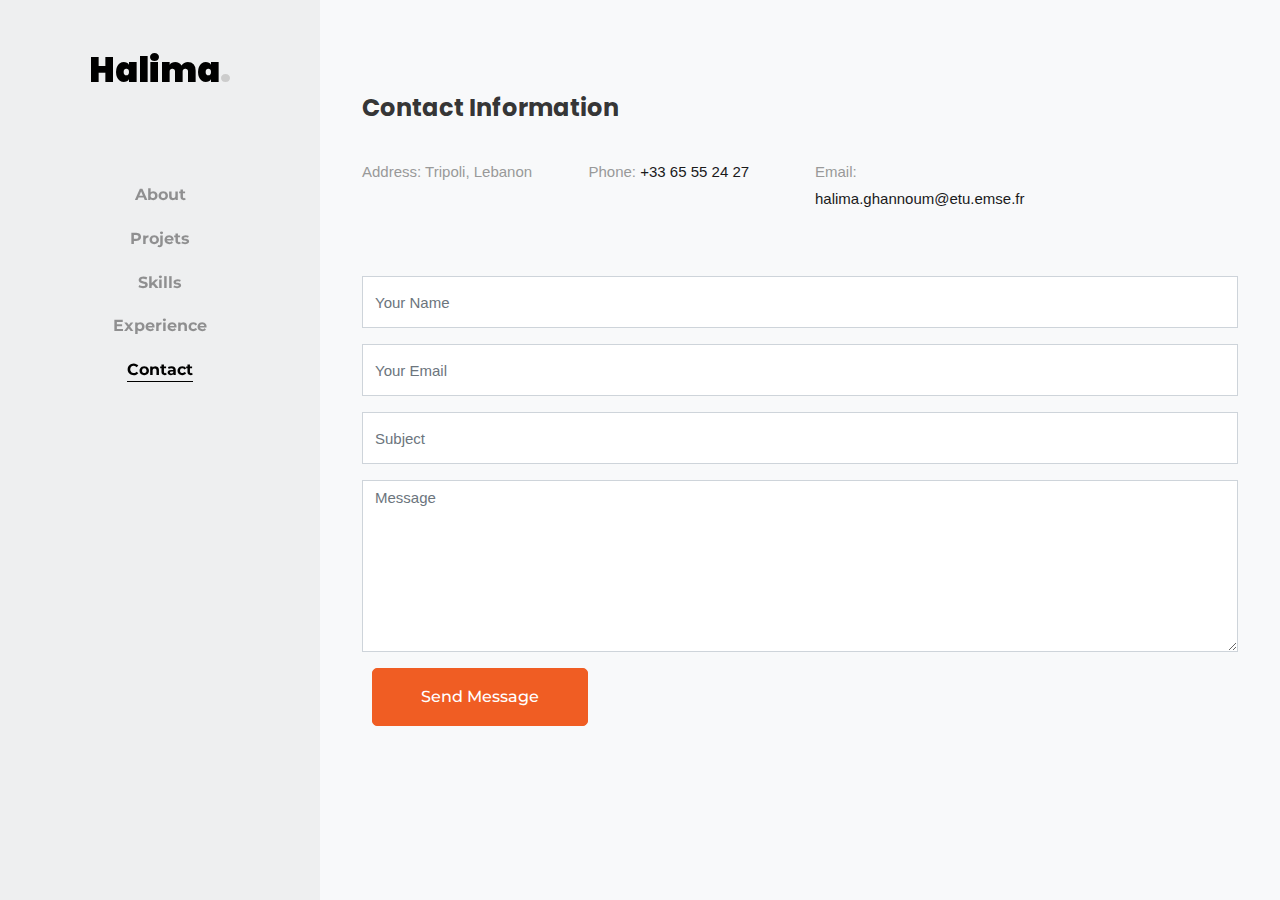
<file: contact.html>
<!DOCTYPE html>
<html lang="en">
  <head>
    <meta charset="utf-8">
    <meta name="viewport" content="width=device-width, initial-scale=1, shrink-to-fit=no">
    
    <link href="https://fonts.googleapis.com/css?family=Poppins:300,400,500,600,700" rel="stylesheet">
    <link href="https://fonts.googleapis.com/css?family=Montserrat:300,400,500,700" rel="stylesheet">

    <link rel="stylesheet" href="css/open-iconic-bootstrap.min.css">
    <link rel="stylesheet" href="css/animate.css">
    
    <link rel="stylesheet" href="css/owl.carousel.min.css">
    <link rel="stylesheet" href="css/owl.theme.default.min.css">
    <link rel="stylesheet" href="css/magnific-popup.css">

    <link rel="stylesheet" href="css/aos.css">

    <link rel="stylesheet" href="css/ionicons.min.css">

    <link rel="stylesheet" href="css/bootstrap-datepicker.css">
    <link rel="stylesheet" href="css/jquery.timepicker.css">

    
    <link rel="stylesheet" href="css/flaticon.css">
    <link rel="stylesheet" href="css/icomoon.css">
    <link rel="stylesheet" href="css/style.css">
  </head>
  <body>

	<div id="colorlib-page">
		<a href="#" class="js-colorlib-nav-toggle colorlib-nav-toggle"><i></i></a>
		<aside id="colorlib-aside" role="complementary" class="js-fullheight text-center">
			<h1 id="colorlib-logo"><a href="index.html">Halima<span>.</span></a></h1>
			<nav id="colorlib-main-menu" role="navigation">
				<ul>
					
					<li><a href="about.html">About</a></li>
					<li><a href="Projects.html">Projets</a></li>
					<li><a href="Skills.html">Skills</a></li>
					<li><a href="Experience.html">Experience</a></li>
					<li class="colorlib-active"><a href="contact.html">Contact</a></li>
				</ul>
			</nav>

		</aside>
		<div id="colorlib-main">
			<section class="ftco-section contact-section">
	      <div class="container">
	        <div class="row d-flex mb-5 contact-info">
	          <div class="col-md-12 mb-4">
	            <h2 class="h4 font-weight-bold">Contact Information</h2>
	          </div>
	          <div class="w-100"></div>
	          <div class="col-md-3">
	            <p><span>Address:</span> Tripoli, Lebanon</p>
	          </div>
	          <div class="col-md-3">
	            <p><span>Phone:</span> <a href="tel://1234567920">+33 65 55 24 27</a></p>
	          </div>
	          <div class="col-md-3">
	            <p><span>Email:</span> <a href="mailto:info@yoursite.com">halima.ghannoum@etu.emse.fr</a></p>
	          </div>
	        </div>
	        <div class="row block-9">
	          <div class="col-md-12">
	           <form action="send_email.php" method="POST">
	              <div class="form-group">
	                <input type="text" class="form-control" placeholder="Your Name">
	              </div>
	              <div class="form-group">
	                <input type="text" class="form-control" placeholder="Your Email">
	              </div>
	              <div class="form-group">
	                <input type="text" class="form-control" placeholder="Subject">
	              </div>
	              <div class="form-group">
	                <textarea name="" id="" cols="30" rows="7" class="form-control" placeholder="Message"></textarea>
	              </div>
	              <div class="form-group">
	                <input type="submit" value="Send Message" class="btn btn-primary py-3 px-5">
	              </div>
	            </form>
	          </div>
	        </div>
	      </div>
	    </section>
	</div>


  </body>
</html>
</file>
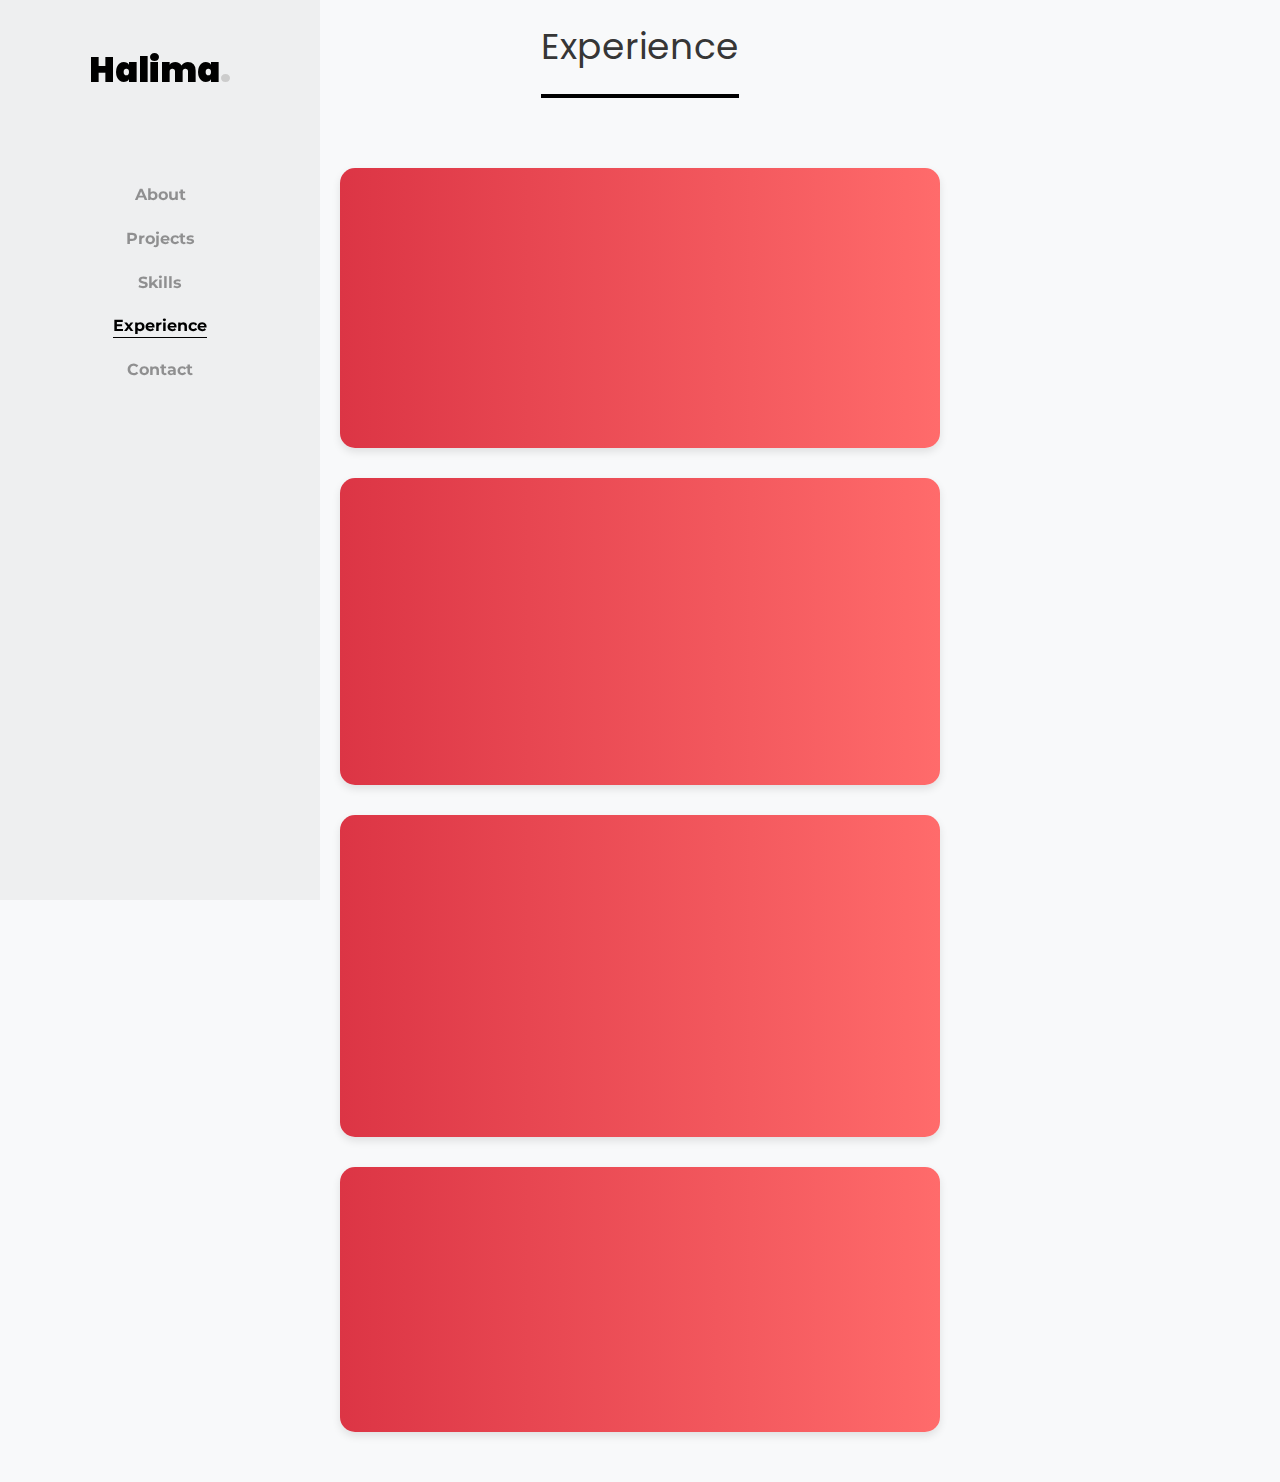
<file: Experience.html>
<!DOCTYPE html>
<html lang="en">
  <head>
    <meta charset="utf-8">
    <meta name="viewport" content="width=device-width, initial-scale=1, shrink-to-fit=no">
    
    <link href="https://fonts.googleapis.com/css?family=Poppins:300,400,500,600,700" rel="stylesheet">
    <link href="https://fonts.googleapis.com/css?family=Montserrat:300,400,500,700" rel="stylesheet">

    <link rel="stylesheet" href="css/open-iconic-bootstrap.min.css">
    <link rel="stylesheet" href="css/animate.css">
    
    <link rel="stylesheet" href="css/owl.carousel.min.css">
    <link rel="stylesheet" href="css/owl.theme.default.min.css">
    <link rel="stylesheet" href="css/magnific-popup.css">

    <link rel="stylesheet" href="css/aos.css">

    <link rel="stylesheet" href="css/ionicons.min.css">

    <link rel="stylesheet" href="css/bootstrap-datepicker.css">
    <link rel="stylesheet" href="css/jquery.timepicker.css">

    
    <link rel="stylesheet" href="css/flaticon.css">
    <link rel="stylesheet" href="css/icomoon.css">
    <link rel="stylesheet" href="css/style.css">
  </head>
<body>
  <div id="colorlib-page">
    <a href="#" class="js-colorlib-nav-toggle colorlib-nav-toggle"><i></i></a>
    <aside id="colorlib-aside" role="complementary" class="js-fullheight text-center">
      <h1 id="colorlib-logo"><a href="index.html">Halima<span>.</span></a></h1>
      <nav id="colorlib-main-menu" role="navigation">
        <ul>
          <li><a href="about.html">About</a></li>
          <li><a href="Projects.html">Projects</a></li>
          <li><a href="Skills.html">Skills</a></li>
          <li class="colorlib-active"><a href="Experience.html">Experience</a></li>
          <li><a href="contact.html">Contact</a></li>
        </ul>
      </nav>
    </aside>
	<header class="experience-header">
		<h2>Experience</h2>
	  </header>
    <section class="experience-section">
     
      
      <div class="experience">
        <h3 class="experience-name">Programming Intern at Aecenar Lab</h3>
        <p class="experience-date">December 2023 - February 2024</p>
        <ul class="experience-tasks">
            <li>Worked with the team on the GUI project aimed to offer communication between ambulances.</li>
            <li>Programmed the micocontroller smt32 and the antenna connection.</li>
        </ul>
    </div>
      <div class="experience">
        <h3 class="experience-name">Full Stack Intern at Telepaty</h3>
        <p class="experience-date">July 2023 - September 2023</p>
        <ul class="experience-tasks">
            <li>Developed communication between servers using DigitalTwin, C, Linux, and Python.</li>
            <li>Developed the arduino program for the room monitoring project simulated in digital twin.</li>
        </ul>
    </div>
     <div class="experience">
        <h3 class="experience-name">React Training at Laser</h3>
        <p class="experience-date">December 2022- March 2023 </p>
        <ul class="experience-tasks">
          <li>Attended more than 42 hours of intensive sessions </li>
          <li>Acquired knowledge in ReactJs, ReactNative, Redux, OOP, design patterns, and testing </li>
          <li>Built a final project with my team for blood donation using React.js and Node.js.</li>

        </ul>
      </div>
       <div class="experience">
        <h3 class="experience-name">zfix</h3>
        <p class="experience-date">july 2022- august 2022 </p>
        <ul class="experience-tasks">
          <li>Gained hands-on experience in soldering and hardware assembly by working with PlayStation development kits and their CPUs, learning proper techniques for component handling, repair, and integration.</li>
          
        </ul>
      </div>
    
    </section>
  </div>
</body>
</html>
</file>
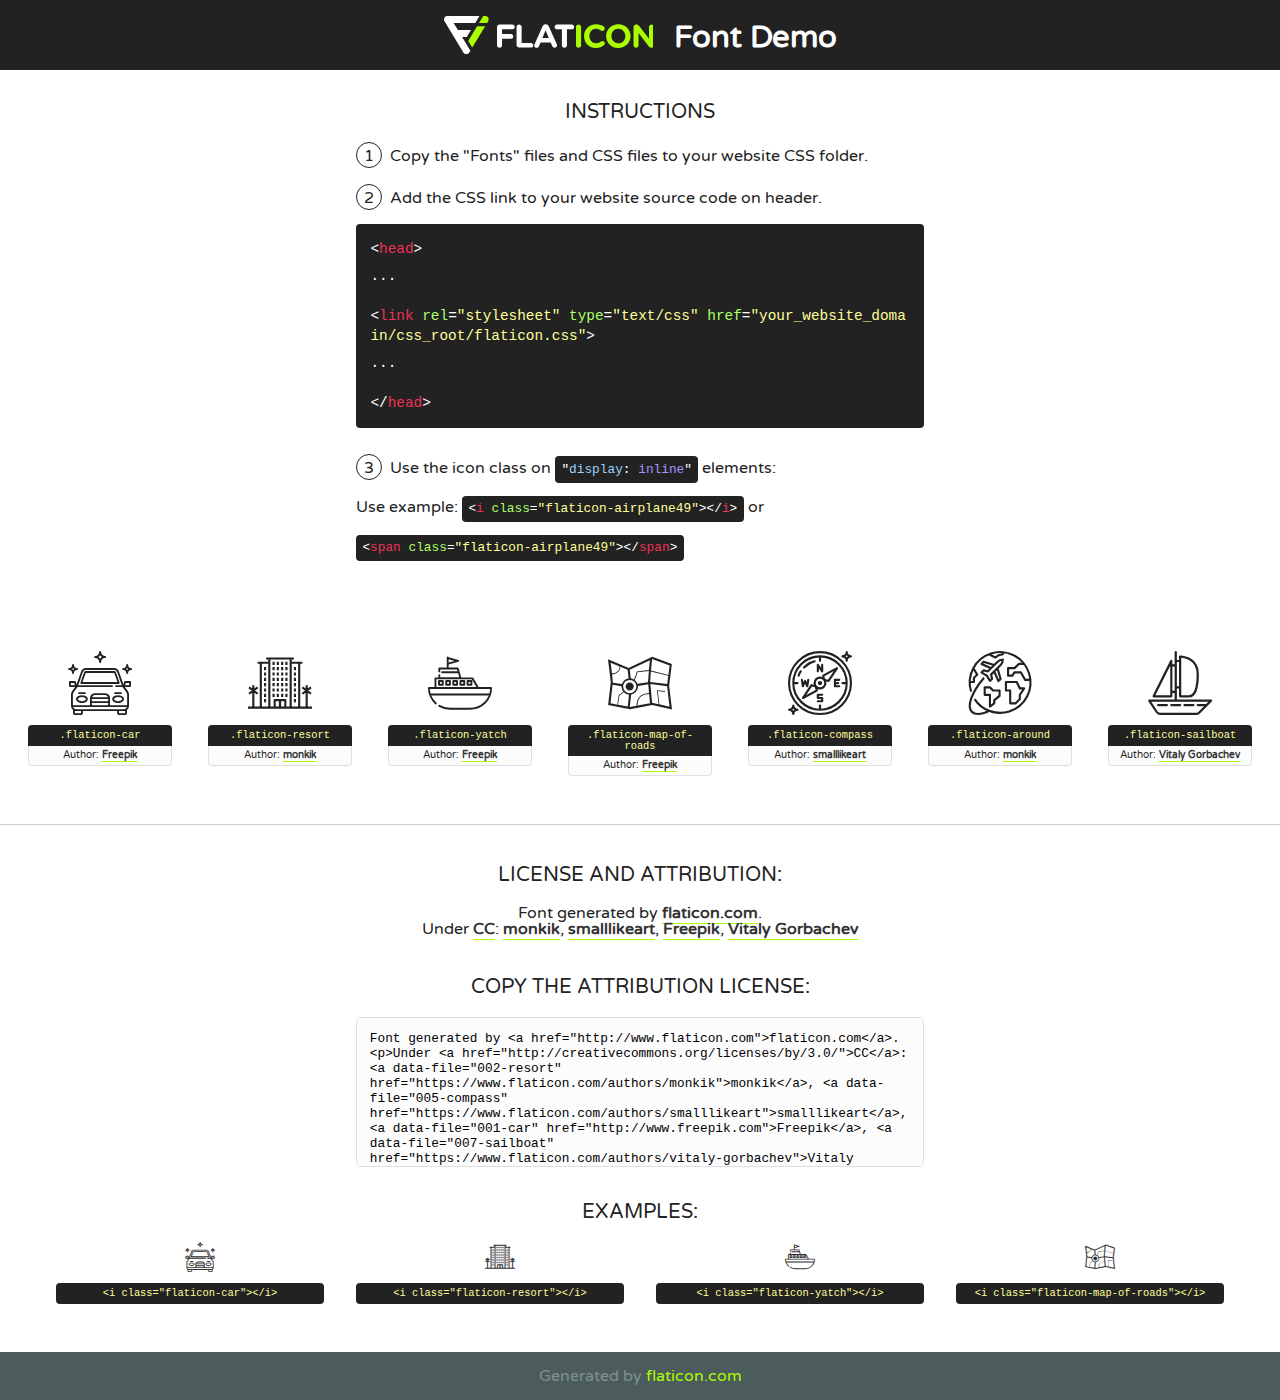
<file: fonts/flaticon/font/flaticon.html>
<!DOCTYPE html>
<!--
  Flaticon icon font: Flaticon
  Creation date: 05/07/2018 04:38
-->
<html>
<!DOCTYPE html>
<html>

<head>
    <title>Flaticon WebFont</title>
    <link href="http://fonts.googleapis.com/css?family=Varela+Round" rel="stylesheet" type="text/css" />
    <link rel="stylesheet" type="text/css" href="flaticon.css">
    <meta charset="UTF-8">
    <style>
    html, body, div, span, applet, object, iframe,
    h1, h2, h3, h4, h5, h6, p, blockquote, pre,
    a, abbr, acronym, address, big, cite, code,
    del, dfn, em, img, ins, kbd, q, s, samp,
    small, strike, strong, sub, sup, tt, var,
    b, u, i, center,
    dl, dt, dd, ol, ul, li,
    fieldset, form, label, legend,
    table, caption, tbody, tfoot, thead, tr, th, td,
    article, aside, canvas, details, embed, 
    figure, figcaption, footer, header, hgroup, 
    menu, nav, output, ruby, section, summary,
    time, mark, audio, video {
        margin: 0;
        padding: 0;
        border: 0;
        font-size: 100%;
        font: inherit;
        vertical-align: baseline;
    }
    /* HTML5 display-role reset for older browsers */
    article, aside, details, figcaption, figure, 
    footer, header, hgroup, menu, nav, section {
        display: block;
    }
    body {
        line-height: 1;
    }
    ol, ul {
        list-style: none;
    }
    blockquote, q {
        quotes: none;
    }
    blockquote:before, blockquote:after,
    q:before, q:after {
        content: '';
        content: none;
    }
    table {
        border-collapse: collapse;
        border-spacing: 0;
    }
    body {
        font-family: 'Varela Round', Helvetica, Arial, sans-serif;
        font-size: 16px;
        color: #222;
    }
    a {
        color: #333;
        border-bottom: 1px solid #a9fd00;
        font-weight: bold;
        text-decoration: none;
    }
    * {
        -moz-box-sizing: border-box;
        -webkit-box-sizing: border-box;
        box-sizing: border-box;
        margin: 0;
        padding: 0;
    }
    [class^="flaticon-"]:before, [class*=" flaticon-"]:before, [class^="flaticon-"]:after, [class*=" flaticon-"]:after {
        font-family: Flaticon;
        font-size: 30px;
        font-style: normal;
        margin-left: 20px;
        color: #333;
    }
    .wrapper {
        max-width: 600px;
        margin: auto;
        padding: 0 1em;
    }
    .title {
        font-size: 1.25em;
        text-align: center;
        margin-bottom: 1em;
        text-transform: uppercase;
    }
    header {
        text-align: center;
        background-color: #222;
        color: #fff;
        padding: 1em;
    }
    header .logo {
        width: 210px;
        height: 38px;
        display: inline-block;
        vertical-align: middle;
        margin-right: 1em;
        border: none;
    }
    header strong {
        font-size: 1.95em;
        font-weight: bold;
        vertical-align: middle;
        margin-top: 5px;
        display: inline-block;
    }
    .demo {
        margin: 2em auto;
        line-height: 1.25em;
    }
    .demo ul li {
        margin-bottom: 1em;
    }
    .demo ul li .num {
        color: #222;
        border-radius: 20px;
        display: inline-block;
        width: 26px;
        padding: 3px;
        height: 26px;
        text-align: center;
        margin-right: 0.5em;
        border: 1px solid #222;
    }
    .demo ul li code {
        background-color: #222;
        border-radius: 4px;
        padding: 0.25em 0.5em;
        display: inline-block;
        color: #fff;
        font-family: Consolas,Monaco,Lucida Console,Liberation Mono,DejaVu Sans Mono,Bitstream Vera Sans Mono,Courier New, monospace;
        font-weight: lighter;
        margin-top: 1em;
        font-size: 0.8em;
        word-break: break-all;
    }
    .demo ul li code.big {
        padding: 1em;
        font-size: 0.9em;
    }
    .demo ul li code .red {
        color: #EF3159;
    }
    .demo ul li code .green {
        color: #ACFF65;
    }
    .demo ul li code .yellow {
        color: #FFFF99;
    }
    .demo ul li code .blue {
        color: #99D3FF;
    }
    .demo ul li code .purple {
        color: #A295FF;
    }
    .demo ul li code .dots {
        margin-top: 0.5em;
        display: block;
    }
    #glyphs {
        border-bottom: 1px solid #ccc;
        padding: 2em 0;
        text-align: center;
    }
    .glyph {
        display: inline-block;
        width: 9em;
        margin: 1em;
        text-align: center;
        vertical-align: top;
        background: #FFF;
    }
    .glyph .glyph-icon {
        padding: 10px;
        display: block;
        font-family:"Flaticon";
        font-size: 64px;
        line-height: 1;
    }
    .glyph .glyph-icon:before {
        font-size: 64px;
        color: #222;
        margin-left: 0;
    }
    .class-name {
        font-size: 0.65em;
        background-color: #222;
        color: #fff;
        border-radius: 4px 4px 0 0;
        padding: 0.5em;
        color: #FFFF99;
        font-family: Consolas,Monaco,Lucida Console,Liberation Mono,DejaVu Sans Mono,Bitstream Vera Sans Mono,Courier New, monospace;
    }
    .author-name {
        font-size: 0.6em;
        background-color: #fcfcfd;
        border: 1px solid #DEDEE4;
        border-top: 0;
        border-radius: 0 0 4px 4px;
        padding: 0.5em;
    }
    .class-name:last-child {
        font-size: 10px;
        color:#888;
    }
    .class-name:last-child a {
        font-size: 10px;
        color:#555;
    }
    .class-name:last-child a:hover {
        color:#a9fd00;
    }
    .glyph > input {
        display: block;
        width: 100px;
        margin: 5px auto;
        text-align: center;
        font-size: 12px;
        cursor: text;
    }
    .glyph > input.icon-input {
        font-family:"Flaticon";
        font-size: 16px;
        margin-bottom: 10px;
    }
    .attribution .title {
        margin-top: 2em;
    }
    .attribution textarea {
        background-color: #fcfcfd;
        padding: 1em;
        border: none;
        box-shadow: none;
        border: 1px solid #DEDEE4;
        border-radius: 4px;
        resize: none;
        width: 100%;
        height: 150px;
        font-size: 0.8em;
        font-family: Consolas,Monaco,Lucida Console,Liberation Mono,DejaVu Sans Mono,Bitstream Vera Sans Mono,Courier New, monospace;
        -webkit-appearance: none;
    }
    .iconsuse {
        margin: 2em auto;
        text-align: center;
        max-width: 1200px;
    }
    .iconsuse:after {
        content: '';
        display: table;
        clear: both;
    }
    .iconsuse .image {
        float: left;
        width: 25%;
        padding: 0 1em;
    }
    .iconsuse .image p {
        margin-bottom: 1em;
    }
    .iconsuse .image span {
        display: block;
        font-size: 0.65em;
        background-color: #222;
        color: #fff;
        border-radius: 4px;
        padding: 0.5em;
        color: #FFFF99;
        margin-top: 1em;
        font-family: Consolas,Monaco,Lucida Console,Liberation Mono,DejaVu Sans Mono,Bitstream Vera Sans Mono,Courier New, monospace;
    }
    #footer {
        text-align: center;
        background-color: #4C5B5C;
        color: #7c9192;
        padding: 1em;
    }
    #footer a {
        border: none;
        color: #a9fd00;
        font-weight: normal;
    }
    @media (max-width: 960px) {
        .iconsuse .image {
            width: 50%;
        }
    }
    @media (max-width: 560px) {
        .iconsuse .image {
            width: 100%;
        }
    }
    </style>
</head>

<body class="characters-off">

    <header>
        <a href="http://www.flaticon.com" target="_blank" class="logo">
            <svg version="1.1" xmlns="http://www.w3.org/2000/svg" xmlns:xlink="http://www.w3.org/1999/xlink" xmlns:a="http://ns.adobe.com/AdobeSVGViewerExtensions/3.0/" viewBox="0 0 560.875 102.036" enable-background="new 0 0 560.875 102.036" xml:space="preserve">
                <defs>
                </defs>
                <g>
                    <g class="letters">
                        <path fill="#ffffff" d="M141.596,29.675c0-3.777,2.985-6.767,6.764-6.767h34.438c3.426,0,6.15,2.728,6.15,6.15
                        c0,3.43-2.724,6.149-6.15,6.149h-27.674v13.091h23.719c3.429,0,6.151,2.724,6.151,6.15c0,3.43-2.723,6.149-6.151,6.149h-23.719
                        v17.574c0,3.773-2.986,6.761-6.764,6.761c-3.779,0-6.764-2.989-6.764-6.761V29.675z"></path>
                        <path fill="#ffffff" d="M193.844,29.149c0-3.781,2.985-6.767,6.764-6.767c3.776,0,6.763,2.985,6.763,6.767v42.957h25.039
                        c3.426,0,6.149,2.726,6.149,6.153c0,3.425-2.723,6.15-6.149,6.15h-31.802c-3.779,0-6.764-2.986-6.764-6.768V29.149z"></path>
                        <path fill="#ffffff" d="M241.891,75.71l21.438-48.407c1.492-3.341,4.215-5.357,7.906-5.357h0.792
                        c3.686,0,6.323,2.017,7.815,5.357l21.439,48.407c0.436,0.967,0.701,1.845,0.701,2.723c0,3.602-2.809,6.501-6.414,6.501
                        c-3.161,0-5.269-1.845-6.499-4.655l-4.132-9.661h-27.059l-4.301,10.102c-1.144,2.631-3.426,4.214-6.237,4.214
                        c-3.517,0-6.24-2.81-6.24-6.325C241.1,77.64,241.451,76.677,241.891,75.71z M279.932,58.666l-8.521-20.297l-8.526,20.297H279.932
                        z"></path>
                        <path fill="#ffffff" d="M314.864,35.387H301.86c-3.429,0-6.239-2.813-6.239-6.238c0-3.429,2.811-6.24,6.239-6.24h39.533
                        c3.426,0,6.237,2.811,6.237,6.24c0,3.425-2.811,6.238-6.237,6.238h-13.001v42.785c0,3.773-2.99,6.761-6.764,6.761
                        c-3.779,0-6.764-2.989-6.764-6.761V35.387z"></path>
                        <path fill="#A9FD00" d="M352.615,29.149c0-3.781,2.985-6.767,6.767-6.767c3.774,0,6.761,2.985,6.761,6.767v49.024
                        c0,3.773-2.987,6.761-6.761,6.761c-3.781,0-6.767-2.989-6.767-6.761V29.149z"></path>
                        <path fill="#A9FD00" d="M374.132,53.836v-0.179c0-17.481,13.178-31.801,32.065-31.801c9.22,0,15.459,2.458,20.557,6.238
                        c1.402,1.054,2.637,2.985,2.637,5.357c0,3.692-2.985,6.59-6.681,6.59c-1.845,0-3.071-0.702-4.044-1.319
                        c-3.776-2.813-7.729-4.393-12.562-4.393c-10.364,0-17.831,8.611-17.831,19.154v0.173c0,10.542,7.291,19.329,17.831,19.329
                        c5.715,0,9.492-1.756,13.359-4.834c1.049-0.874,2.458-1.491,4.039-1.491c3.429,0,6.325,2.813,6.325,6.236
                        c0,2.106-1.056,3.78-2.282,4.834c-5.539,4.834-12.036,7.733-21.878,7.733C387.572,85.464,374.132,71.493,374.132,53.836z"></path>
                        <path fill="#A9FD00" d="M433.009,53.836v-0.179c0-17.481,13.79-31.801,32.766-31.801c18.981,0,32.592,14.143,32.592,31.628v0.173
                        c0,17.483-13.785,31.807-32.769,31.807C446.625,85.464,433.009,71.32,433.009,53.836z M484.224,53.836v-0.179
                        c0-10.539-7.725-19.326-18.626-19.326c-10.893,0-18.449,8.611-18.449,19.154v0.173c0,10.542,7.73,19.329,18.626,19.329
                        C476.676,72.986,484.224,64.378,484.224,53.836z"></path>
                        <path fill="#A9FD00" d="M506.233,29.321c0-3.774,2.99-6.763,6.767-6.763h1.401c3.252,0,5.183,1.583,7.029,3.953l26.093,34.265
                        V29.059c0-3.692,2.99-6.677,6.681-6.677c3.683,0,6.671,2.985,6.671,6.677v48.934c0,3.78-2.987,6.765-6.764,6.765h-0.436
                        c-3.257,0-5.188-1.581-7.034-3.953l-27.056-35.492v32.944c0,3.687-2.985,6.676-6.678,6.676c-3.683,0-6.673-2.989-6.673-6.676
                        V29.321z"></path>
                    </g>
                    <g class="insignia">
                        <path fill="#ffffff" d="M48.372,56.137h12.517l11.156-18.537H37.186L25.688,18.539h57.825L94.668,0H9.271
                        C5.925,0,2.842,1.801,1.198,4.716c-1.644,2.907-1.593,6.482,0.134,9.343l50.38,83.501c1.678,2.781,4.689,4.476,7.938,4.476
                        c3.246,0,6.257-1.695,7.935-4.476l2.898-4.804L48.372,56.137z"></path>
                        <g class="i">
                            <path fill="#A9FD00" d="M93.575,18.539h0.031v0.004l21.652,0.004l2.705-4.488c1.727-2.861,1.778-6.436,0.133-9.343
                            C116.454,1.801,113.371,0,110.026,0h-5.294L93.575,18.539z"></path>
                            <polygon fill="#A9FD00" points="88.291,27.356 64.725,66.486 75.519,84.404 109.942,27.356"></polygon>
                        </g>
                    </g>
                </g>
            </svg>
        </a>
        <strong>Font Demo</strong>
    </header>


    <section class="demo wrapper">

        <p class="title">Instructions</p>

        <ul>
            <li>
                <span class="num">1</span>Copy the "Fonts" files and CSS files to your website CSS folder.
            </li>
            <li>
                <span class="num">2</span>Add the CSS link to your website source code on header.
                <code class="big">
                    &lt;<span class="red">head</span>&gt;
                    <br/><span class="dots">...</span>
                    <br/>&lt;<span class="red">link</span> <span class="green">rel</span>=<span class="yellow">"stylesheet"</span> <span class="green">type</span>=<span class="yellow">"text/css"</span> <span class="green">href</span>=<span class="yellow">"your_website_domain/css_root/flaticon.css"</span>&gt;
                    <br/><span class="dots">...</span>
                    <br/>&lt;/<span class="red">head</span>&gt;
                </code>
            </li>

            <li>
                <p>
                    <span class="num">3</span>Use the icon class on <code>"<span class="blue">display</span>:<span class="purple"> inline</span>"</code> elements:
                    <br />
                    Use example: <code>&lt;<span class="red">i</span> <span class="green">class</span>=<span class="yellow">&quot;flaticon-airplane49&quot;</span>&gt;&lt;/<span class="red">i</span>&gt;</code> or <code>&lt;<span class="red">span</span> <span class="green">class</span>=<span class="yellow">&quot;flaticon-airplane49&quot;</span>&gt;&lt;/<span class="red">span</span>&gt;</code>
            </li>
        </ul>

    </section>




   <section id="glyphs">          
    
      
        <div class="glyph"><div class="glyph-icon flaticon-car"></div>
            <div class="class-name">.flaticon-car</div>
            <div class="author-name">Author: <a data-file="001-car" href="http://www.freepik.com">Freepik</a> </div> 
        </div>        
        
        <div class="glyph"><div class="glyph-icon flaticon-resort"></div>
            <div class="class-name">.flaticon-resort</div>
            <div class="author-name">Author: <a data-file="002-resort" href="https://www.flaticon.com/authors/monkik">monkik</a> </div> 
        </div>        
        
        <div class="glyph"><div class="glyph-icon flaticon-yatch"></div>
            <div class="class-name">.flaticon-yatch</div>
            <div class="author-name">Author: <a data-file="003-yatch" href="http://www.freepik.com">Freepik</a> </div> 
        </div>        
        
        <div class="glyph"><div class="glyph-icon flaticon-map-of-roads"></div>
            <div class="class-name">.flaticon-map-of-roads</div>
            <div class="author-name">Author: <a data-file="004-map-of-roads" href="http://www.freepik.com">Freepik</a> </div> 
        </div>        
        
        <div class="glyph"><div class="glyph-icon flaticon-compass"></div>
            <div class="class-name">.flaticon-compass</div>
            <div class="author-name">Author: <a data-file="005-compass" href="https://www.flaticon.com/authors/smalllikeart">smalllikeart</a> </div> 
        </div>        
        
        <div class="glyph"><div class="glyph-icon flaticon-around"></div>
            <div class="class-name">.flaticon-around</div>
            <div class="author-name">Author: <a data-file="006-around" href="https://www.flaticon.com/authors/monkik">monkik</a> </div> 
        </div>        
        
        <div class="glyph"><div class="glyph-icon flaticon-sailboat"></div>
            <div class="class-name">.flaticon-sailboat</div>
            <div class="author-name">Author: <a data-file="007-sailboat" href="https://www.flaticon.com/authors/vitaly-gorbachev">Vitaly Gorbachev</a> </div> 
        </div>        
        

    </section>



    <section class="attribution wrapper"   style="text-align:center;">

      <div class="title">License and attribution:</div><div class="attrDiv">Font generated by <a href="http://www.flaticon.com">flaticon.com</a>. <div><p>Under <a href="http://creativecommons.org/licenses/by/3.0/">CC</a>: <a data-file="002-resort" href="https://www.flaticon.com/authors/monkik">monkik</a>, <a data-file="005-compass" href="https://www.flaticon.com/authors/smalllikeart">smalllikeart</a>, <a data-file="001-car" href="http://www.freepik.com">Freepik</a>, <a data-file="007-sailboat" href="https://www.flaticon.com/authors/vitaly-gorbachev">Vitaly Gorbachev</a></p>  </div>
      </div>
      <div class="title">Copy the Attribution License:</div>

    <textarea onclick="this.focus();this.select();">Font generated by &lt;a href=&quot;http://www.flaticon.com&quot;&gt;flaticon.com&lt;/a&gt;. <p>Under <a href="http://creativecommons.org/licenses/by/3.0/">CC</a>: <a data-file="002-resort" href="https://www.flaticon.com/authors/monkik">monkik</a>, <a data-file="005-compass" href="https://www.flaticon.com/authors/smalllikeart">smalllikeart</a>, <a data-file="001-car" href="http://www.freepik.com">Freepik</a>, <a data-file="007-sailboat" href="https://www.flaticon.com/authors/vitaly-gorbachev">Vitaly Gorbachev</a></p>  
     </textarea>

    </section>

    <section class="iconsuse">

          <div class="title">Examples:</div>            
             
            <div class="image">
                <p>
                    <i class="glyph-icon flaticon-car"></i> 
                    <span>&lt;i class=&quot;flaticon-car&quot;&gt;&lt;/i&gt;</span>
                </p>
            </div>
            
            <div class="image">
                <p>
                    <i class="glyph-icon flaticon-resort"></i> 
                    <span>&lt;i class=&quot;flaticon-resort&quot;&gt;&lt;/i&gt;</span>
                </p>
            </div>
            
            <div class="image">
                <p>
                    <i class="glyph-icon flaticon-yatch"></i> 
                    <span>&lt;i class=&quot;flaticon-yatch&quot;&gt;&lt;/i&gt;</span>
                </p>
            </div>
            
            <div class="image">
                <p>
                    <i class="glyph-icon flaticon-map-of-roads"></i> 
                    <span>&lt;i class=&quot;flaticon-map-of-roads&quot;&gt;&lt;/i&gt;</span>
                </p>
            </div>
                       
        </div>
                            
    </section>

<div id="footer">
    <div>Generated by <a href="http://www.flaticon.com">flaticon.com</a>
    </div>
</div>



</body>
</html>
</file>
<file: css/flaticon.css>
/*
  	Flaticon icon font: Flaticon
  	Creation date: 12/08/2018 13:24
  	*/


@font-face {
  font-family: "Flaticon";
  src: url("../fonts/flaticon/font/Flaticon.eot");
  src: url("../fonts/flaticon/font/Flaticon.eot?#iefix") format("embedded-opentype"),
       url("../fonts/flaticon/font/Flaticon.woff") format("woff"),
       url("../fonts/flaticon/font/Flaticon.ttf") format("truetype"),
       url("../fonts/flaticon/font/Flaticon.svg#Flaticon") format("svg");
  font-weight: normal;
  font-style: normal;
}

@media screen and (-webkit-min-device-pixel-ratio:0) {
  @font-face {
    font-family: "Flaticon";
    src: url("../fonts/flaticon/font/Flaticon.svg#Flaticon") format("svg");
  }
}

[class^="flaticon-"]:before, [class*=" flaticon-"]:before,
[class^="flaticon-"]:after, [class*=" flaticon-"]:after {   
  font-family: Flaticon;
  font-style: normal;
  font-weight: normal;
  font-variant: normal;
  text-transform: none;
  line-height: 1;

  /* Better Font Rendering =========== */
  -webkit-font-smoothing: antialiased;
  -moz-osx-font-smoothing: grayscale;
}

.flaticon-car:before { content: "\f100"; }
.flaticon-resort:before { content: "\f101"; }
.flaticon-yatch:before { content: "\f102"; }
.flaticon-map-of-roads:before { content: "\f103"; }
.flaticon-compass:before { content: "\f104"; }
.flaticon-around:before { content: "\f105"; }
.flaticon-sailboat:before { content: "\f106"; }
</file>
<file: css/icomoon.css>
@font-face {
  font-family: 'icomoon';
  src:  url('../fonts/icomoon/icomoon.eot?6tt51o');
  src:  url('../fonts/icomoon/icomoon.eot?6tt51o#iefix') format('embedded-opentype'),
    url('../fonts/icomoon/icomoon.ttf?6tt51o') format('truetype'),
    url('../fonts/icomoon/icomoon.woff?6tt51o') format('woff'),
    url('../fonts/icomoon/icomoon.svg?6tt51o#icomoon') format('svg');
  font-weight: normal;
  font-style: normal;
}

[class^="icon-"], [class*=" icon-"] {
  /* use !important to prevent issues with browser extensions that change fonts */
  font-family: 'icomoon' !important;
  speak: none;
  font-style: normal;
  font-weight: normal;
  font-variant: normal;
  text-transform: none;
  line-height: 1;

  /* Better Font Rendering =========== */
  -webkit-font-smoothing: antialiased;
  -moz-osx-font-smoothing: grayscale;
}

.icon-asterisk:before {
  content: "\f069";
}
.icon-plus:before {
  content: "\f067";
}
.icon-question:before {
  content: "\f128";
}
.icon-minus:before {
  content: "\f068";
}
.icon-glass:before {
  content: "\f000";
}
.icon-music:before {
  content: "\f001";
}
.icon-search:before {
  content: "\f002";
}
.icon-envelope-o:before {
  content: "\f003";
}
.icon-heart:before {
  content: "\f004";
}
.icon-star:before {
  content: "\f005";
}
.icon-star-o:before {
  content: "\f006";
}
.icon-user:before {
  content: "\f007";
}
.icon-film:before {
  content: "\f008";
}
.icon-th-large:before {
  content: "\f009";
}
.icon-th:before {
  content: "\f00a";
}
.icon-th-list:before {
  content: "\f00b";
}
.icon-check:before {
  content: "\f00c";
}
.icon-close:before {
  content: "\f00d";
}
.icon-remove:before {
  content: "\f00d";
}
.icon-times:before {
  content: "\f00d";
}
.icon-search-plus:before {
  content: "\f00e";
}
.icon-search-minus:before {
  content: "\f010";
}
.icon-power-off:before {
  content: "\f011";
}
.icon-signal:before {
  content: "\f012";
}
.icon-cog:before {
  content: "\f013";
}
.icon-gear:before {
  content: "\f013";
}
.icon-trash-o:before {
  content: "\f014";
}
.icon-home:before {
  content: "\f015";
}
.icon-file-o:before {
  content: "\f016";
}
.icon-clock-o:before {
  content: "\f017";
}
.icon-road:before {
  content: "\f018";
}
.icon-download:before {
  content: "\f019";
}
.icon-arrow-circle-o-down:before {
  content: "\f01a";
}
.icon-arrow-circle-o-up:before {
  content: "\f01b";
}
.icon-inbox:before {
  content: "\f01c";
}
.icon-play-circle-o:before {
  content: "\f01d";
}
.icon-repeat:before {
  content: "\f01e";
}
.icon-rotate-right:before {
  content: "\f01e";
}
.icon-refresh:before {
  content: "\f021";
}
.icon-list-alt:before {
  content: "\f022";
}
.icon-lock:before {
  content: "\f023";
}
.icon-flag:before {
  content: "\f024";
}
.icon-headphones:before {
  content: "\f025";
}
.icon-volume-off:before {
  content: "\f026";
}
.icon-volume-down:before {
  content: "\f027";
}
.icon-volume-up:before {
  content: "\f028";
}
.icon-qrcode:before {
  content: "\f029";
}
.icon-barcode:before {
  content: "\f02a";
}
.icon-tag:before {
  content: "\f02b";
}
.icon-tags:before {
  content: "\f02c";
}
.icon-book:before {
  content: "\f02d";
}
.icon-bookmark:before {
  content: "\f02e";
}
.icon-print:before {
  content: "\f02f";
}
.icon-camera:before {
  content: "\f030";
}
.icon-font:before {
  content: "\f031";
}
.icon-bold:before {
  content: "\f032";
}
.icon-italic:before {
  content: "\f033";
}
.icon-text-height:before {
  content: "\f034";
}
.icon-text-width:before {
  content: "\f035";
}
.icon-align-left:before {
  content: "\f036";
}
.icon-align-center:before {
  content: "\f037";
}
.icon-align-right:before {
  content: "\f038";
}
.icon-align-justify:before {
  content: "\f039";
}
.icon-list:before {
  content: "\f03a";
}
.icon-dedent:before {
  content: "\f03b";
}
.icon-outdent:before {
  content: "\f03b";
}
.icon-indent:before {
  content: "\f03c";
}
.icon-video-camera:before {
  content: "\f03d";
}
.icon-image:before {
  content: "\f03e";
}
.icon-photo:before {
  content: "\f03e";
}
.icon-picture-o:before {
  content: "\f03e";
}
.icon-pencil:before {
  content: "\f040";
}
.icon-map-marker:before {
  content: "\f041";
}
.icon-adjust:before {
  content: "\f042";
}
.icon-tint:before {
  content: "\f043";
}
.icon-edit:before {
  content: "\f044";
}
.icon-pencil-square-o:before {
  content: "\f044";
}
.icon-share-square-o:before {
  content: "\f045";
}
.icon-check-square-o:before {
  content: "\f046";
}
.icon-arrows:before {
  content: "\f047";
}
.icon-step-backward:before {
  content: "\f048";
}
.icon-fast-backward:before {
  content: "\f049";
}
.icon-backward:before {
  content: "\f04a";
}
.icon-play:before {
  content: "\f04b";
}
.icon-pause:before {
  content: "\f04c";
}
.icon-stop:before {
  content: "\f04d";
}
.icon-forward:before {
  content: "\f04e";
}
.icon-fast-forward:before {
  content: "\f050";
}
.icon-step-forward:before {
  content: "\f051";
}
.icon-eject:before {
  content: "\f052";
}
.icon-chevron-left:before {
  content: "\f053";
}
.icon-chevron-right:before {
  content: "\f054";
}
.icon-plus-circle:before {
  content: "\f055";
}
.icon-minus-circle:before {
  content: "\f056";
}
.icon-times-circle:before {
  content: "\f057";
}
.icon-check-circle:before {
  content: "\f058";
}
.icon-question-circle:before {
  content: "\f059";
}
.icon-info-circle:before {
  content: "\f05a";
}
.icon-crosshairs:before {
  content: "\f05b";
}
.icon-times-circle-o:before {
  content: "\f05c";
}
.icon-check-circle-o:before {
  content: "\f05d";
}
.icon-ban:before {
  content: "\f05e";
}
.icon-arrow-left:before {
  content: "\f060";
}
.icon-arrow-right:before {
  content: "\f061";
}
.icon-arrow-up:before {
  content: "\f062";
}
.icon-arrow-down:before {
  content: "\f063";
}
.icon-mail-forward:before {
  content: "\f064";
}
.icon-share:before {
  content: "\f064";
}
.icon-expand:before {
  content: "\f065";
}
.icon-compress:before {
  content: "\f066";
}
.icon-exclamation-circle:before {
  content: "\f06a";
}
.icon-gift:before {
  content: "\f06b";
}
.icon-leaf:before {
  content: "\f06c";
}
.icon-fire:before {
  content: "\f06d";
}
.icon-eye:before {
  content: "\f06e";
}
.icon-eye-slash:before {
  content: "\f070";
}
.icon-exclamation-triangle:before {
  content: "\f071";
}
.icon-warning:before {
  content: "\f071";
}
.icon-plane:before {
  content: "\f072";
}
.icon-calendar:before {
  content: "\f073";
}
.icon-random:before {
  content: "\f074";
}
.icon-comment:before {
  content: "\f075";
}
.icon-magnet:before {
  content: "\f076";
}
.icon-chevron-up:before {
  content: "\f077";
}
.icon-chevron-down:before {
  content: "\f078";
}
.icon-retweet:before {
  content: "\f079";
}
.icon-shopping-cart:before {
  content: "\f07a";
}
.icon-folder:before {
  content: "\f07b";
}
.icon-folder-open:before {
  content: "\f07c";
}
.icon-arrows-v:before {
  content: "\f07d";
}
.icon-arrows-h:before {
  content: "\f07e";
}
.icon-bar-chart:before {
  content: "\f080";
}
.icon-bar-chart-o:before {
  content: "\f080";
}
.icon-twitter-square:before {
  content: "\f081";
}
.icon-facebook-square:before {
  content: "\f082";
}
.icon-camera-retro:before {
  content: "\f083";
}
.icon-key:before {
  content: "\f084";
}
.icon-cogs:before {
  content: "\f085";
}
.icon-gears:before {
  content: "\f085";
}
.icon-comments:before {
  content: "\f086";
}
.icon-thumbs-o-up:before {
  content: "\f087";
}
.icon-thumbs-o-down:before {
  content: "\f088";
}
.icon-star-half:before {
  content: "\f089";
}
.icon-heart-o:before {
  content: "\f08a";
}
.icon-sign-out:before {
  content: "\f08b";
}
.icon-linkedin-square:before {
  content: "\f08c";
}
.icon-thumb-tack:before {
  content: "\f08d";
}
.icon-external-link:before {
  content: "\f08e";
}
.icon-sign-in:before {
  content: "\f090";
}
.icon-trophy:before {
  content: "\f091";
}
.icon-github-square:before {
  content: "\f092";
}
.icon-upload:before {
  content: "\f093";
}
.icon-lemon-o:before {
  content: "\f094";
}
.icon-phone:before {
  content: "\f095";
}
.icon-square-o:before {
  content: "\f096";
}
.icon-bookmark-o:before {
  content: "\f097";
}
.icon-phone-square:before {
  content: "\f098";
}
.icon-twitter:before {
  content: "\f099";
}
.icon-facebook:before {
  content: "\f09a";
}
.icon-facebook-f:before {
  content: "\f09a";
}
.icon-github:before {
  content: "\f09b";
}
.icon-unlock:before {
  content: "\f09c";
}
.icon-credit-card:before {
  content: "\f09d";
}
.icon-feed:before {
  content: "\f09e";
}
.icon-rss:before {
  content: "\f09e";
}
.icon-hdd-o:before {
  content: "\f0a0";
}
.icon-bullhorn:before {
  content: "\f0a1";
}
.icon-bell-o:before {
  content: "\f0a2";
}
.icon-certificate:before {
  content: "\f0a3";
}
.icon-hand-o-right:before {
  content: "\f0a4";
}
.icon-hand-o-left:before {
  content: "\f0a5";
}
.icon-hand-o-up:before {
  content: "\f0a6";
}
.icon-hand-o-down:before {
  content: "\f0a7";
}
.icon-arrow-circle-left:before {
  content: "\f0a8";
}
.icon-arrow-circle-right:before {
  content: "\f0a9";
}
.icon-arrow-circle-up:before {
  content: "\f0aa";
}
.icon-arrow-circle-down:before {
  content: "\f0ab";
}
.icon-globe:before {
  content: "\f0ac";
}
.icon-wrench:before {
  content: "\f0ad";
}
.icon-tasks:before {
  content: "\f0ae";
}
.icon-filter:before {
  content: "\f0b0";
}
.icon-briefcase:before {
  content: "\f0b1";
}
.icon-arrows-alt:before {
  content: "\f0b2";
}
.icon-group:before {
  content: "\f0c0";
}
.icon-users:before {
  content: "\f0c0";
}
.icon-chain:before {
  content: "\f0c1";
}
.icon-link:before {
  content: "\f0c1";
}
.icon-cloud:before {
  content: "\f0c2";
}
.icon-flask:before {
  content: "\f0c3";
}
.icon-cut:before {
  content: "\f0c4";
}
.icon-scissors:before {
  content: "\f0c4";
}
.icon-copy:before {
  content: "\f0c5";
}
.icon-files-o:before {
  content: "\f0c5";
}
.icon-paperclip:before {
  content: "\f0c6";
}
.icon-floppy-o:before {
  content: "\f0c7";
}
.icon-save:before {
  content: "\f0c7";
}
.icon-square:before {
  content: "\f0c8";
}
.icon-bars:before {
  content: "\f0c9";
}
.icon-navicon:before {
  content: "\f0c9";
}
.icon-reorder:before {
  content: "\f0c9";
}
.icon-list-ul:before {
  content: "\f0ca";
}
.icon-list-ol:before {
  content: "\f0cb";
}
.icon-strikethrough:before {
  content: "\f0cc";
}
.icon-underline:before {
  content: "\f0cd";
}
.icon-table:before {
  content: "\f0ce";
}
.icon-magic:before {
  content: "\f0d0";
}
.icon-truck:before {
  content: "\f0d1";
}
.icon-pinterest:before {
  content: "\f0d2";
}
.icon-pinterest-square:before {
  content: "\f0d3";
}
.icon-google-plus-square:before {
  content: "\f0d4";
}
.icon-google-plus:before {
  content: "\f0d5";
}
.icon-money:before {
  content: "\f0d6";
}
.icon-caret-down:before {
  content: "\f0d7";
}
.icon-caret-up:before {
  content: "\f0d8";
}
.icon-caret-left:before {
  content: "\f0d9";
}
.icon-caret-right:before {
  content: "\f0da";
}
.icon-columns:before {
  content: "\f0db";
}
.icon-sort:before {
  content: "\f0dc";
}
.icon-unsorted:before {
  content: "\f0dc";
}
.icon-sort-desc:before {
  content: "\f0dd";
}
.icon-sort-down:before {
  content: "\f0dd";
}
.icon-sort-asc:before {
  content: "\f0de";
}
.icon-sort-up:before {
  content: "\f0de";
}
.icon-envelope:before {
  content: "\f0e0";
}
.icon-linkedin:before {
  content: "\f0e1";
}
.icon-rotate-left:before {
  content: "\f0e2";
}
.icon-undo:before {
  content: "\f0e2";
}
.icon-gavel:before {
  content: "\f0e3";
}
.icon-legal:before {
  content: "\f0e3";
}
.icon-dashboard:before {
  content: "\f0e4";
}
.icon-tachometer:before {
  content: "\f0e4";
}
.icon-comment-o:before {
  content: "\f0e5";
}
.icon-comments-o:before {
  content: "\f0e6";
}
.icon-bolt:before {
  content: "\f0e7";
}
.icon-flash:before {
  content: "\f0e7";
}
.icon-sitemap:before {
  content: "\f0e8";
}
.icon-umbrella:before {
  content: "\f0e9";
}
.icon-clipboard:before {
  content: "\f0ea";
}
.icon-paste:before {
  content: "\f0ea";
}
.icon-lightbulb-o:before {
  content: "\f0eb";
}
.icon-exchange:before {
  content: "\f0ec";
}
.icon-cloud-download:before {
  content: "\f0ed";
}
.icon-cloud-upload:before {
  content: "\f0ee";
}
.icon-user-md:before {
  content: "\f0f0";
}
.icon-stethoscope:before {
  content: "\f0f1";
}
.icon-suitcase:before {
  content: "\f0f2";
}
.icon-bell:before {
  content: "\f0f3";
}
.icon-coffee:before {
  content: "\f0f4";
}
.icon-cutlery:before {
  content: "\f0f5";
}
.icon-file-text-o:before {
  content: "\f0f6";
}
.icon-building-o:before {
  content: "\f0f7";
}
.icon-hospital-o:before {
  content: "\f0f8";
}
.icon-ambulance:before {
  content: "\f0f9";
}
.icon-medkit:before {
  content: "\f0fa";
}
.icon-fighter-jet:before {
  content: "\f0fb";
}
.icon-beer:before {
  content: "\f0fc";
}
.icon-h-square:before {
  content: "\f0fd";
}
.icon-plus-square:before {
  content: "\f0fe";
}
.icon-angle-double-left:before {
  content: "\f100";
}
.icon-angle-double-right:before {
  content: "\f101";
}
.icon-angle-double-up:before {
  content: "\f102";
}
.icon-angle-double-down:before {
  content: "\f103";
}
.icon-angle-left:before {
  content: "\f104";
}
.icon-angle-right:before {
  content: "\f105";
}
.icon-angle-up:before {
  content: "\f106";
}
.icon-angle-down:before {
  content: "\f107";
}
.icon-desktop:before {
  content: "\f108";
}
.icon-laptop:before {
  content: "\f109";
}
.icon-tablet:before {
  content: "\f10a";
}
.icon-mobile:before {
  content: "\f10b";
}
.icon-mobile-phone:before {
  content: "\f10b";
}
.icon-circle-o:before {
  content: "\f10c";
}
.icon-quote-left:before {
  content: "\f10d";
}
.icon-quote-right:before {
  content: "\f10e";
}
.icon-spinner:before {
  content: "\f110";
}
.icon-circle:before {
  content: "\f111";
}
.icon-mail-reply:before {
  content: "\f112";
}
.icon-reply:before {
  content: "\f112";
}
.icon-github-alt:before {
  content: "\f113";
}
.icon-folder-o:before {
  content: "\f114";
}
.icon-folder-open-o:before {
  content: "\f115";
}
.icon-smile-o:before {
  content: "\f118";
}
.icon-frown-o:before {
  content: "\f119";
}
.icon-meh-o:before {
  content: "\f11a";
}
.icon-gamepad:before {
  content: "\f11b";
}
.icon-keyboard-o:before {
  content: "\f11c";
}
.icon-flag-o:before {
  content: "\f11d";
}
.icon-flag-checkered:before {
  content: "\f11e";
}
.icon-terminal:before {
  content: "\f120";
}
.icon-code:before {
  content: "\f121";
}
.icon-mail-reply-all:before {
  content: "\f122";
}
.icon-reply-all:before {
  content: "\f122";
}
.icon-star-half-empty:before {
  content: "\f123";
}
.icon-star-half-full:before {
  content: "\f123";
}
.icon-star-half-o:before {
  content: "\f123";
}
.icon-location-arrow:before {
  content: "\f124";
}
.icon-crop:before {
  content: "\f125";
}
.icon-code-fork:before {
  content: "\f126";
}
.icon-chain-broken:before {
  content: "\f127";
}
.icon-unlink:before {
  content: "\f127";
}
.icon-info:before {
  content: "\f129";
}
.icon-exclamation:before {
  content: "\f12a";
}
.icon-superscript:before {
  content: "\f12b";
}
.icon-subscript:before {
  content: "\f12c";
}
.icon-eraser:before {
  content: "\f12d";
}
.icon-puzzle-piece:before {
  content: "\f12e";
}
.icon-microphone:before {
  content: "\f130";
}
.icon-microphone-slash:before {
  content: "\f131";
}
.icon-shield:before {
  content: "\f132";
}
.icon-calendar-o:before {
  content: "\f133";
}
.icon-fire-extinguisher:before {
  content: "\f134";
}
.icon-rocket:before {
  content: "\f135";
}
.icon-maxcdn:before {
  content: "\f136";
}
.icon-chevron-circle-left:before {
  content: "\f137";
}
.icon-chevron-circle-right:before {
  content: "\f138";
}
.icon-chevron-circle-up:before {
  content: "\f139";
}
.icon-chevron-circle-down:before {
  content: "\f13a";
}
.icon-html5:before {
  content: "\f13b";
}
.icon-css3:before {
  content: "\f13c";
}
.icon-anchor:before {
  content: "\f13d";
}
.icon-unlock-alt:before {
  content: "\f13e";
}
.icon-bullseye:before {
  content: "\f140";
}
.icon-ellipsis-h:before {
  content: "\f141";
}
.icon-ellipsis-v:before {
  content: "\f142";
}
.icon-rss-square:before {
  content: "\f143";
}
.icon-play-circle:before {
  content: "\f144";
}
.icon-ticket:before {
  content: "\f145";
}
.icon-minus-square:before {
  content: "\f146";
}
.icon-minus-square-o:before {
  content: "\f147";
}
.icon-level-up:before {
  content: "\f148";
}
.icon-level-down:before {
  content: "\f149";
}
.icon-check-square:before {
  content: "\f14a";
}
.icon-pencil-square:before {
  content: "\f14b";
}
.icon-external-link-square:before {
  content: "\f14c";
}
.icon-share-square:before {
  content: "\f14d";
}
.icon-compass:before {
  content: "\f14e";
}
.icon-caret-square-o-down:before {
  content: "\f150";
}
.icon-toggle-down:before {
  content: "\f150";
}
.icon-caret-square-o-up:before {
  content: "\f151";
}
.icon-toggle-up:before {
  content: "\f151";
}
.icon-caret-square-o-right:before {
  content: "\f152";
}
.icon-toggle-right:before {
  content: "\f152";
}
.icon-eur:before {
  content: "\f153";
}
.icon-euro:before {
  content: "\f153";
}
.icon-gbp:before {
  content: "\f154";
}
.icon-dollar:before {
  content: "\f155";
}
.icon-usd:before {
  content: "\f155";
}
.icon-inr:before {
  content: "\f156";
}
.icon-rupee:before {
  content: "\f156";
}
.icon-cny:before {
  content: "\f157";
}
.icon-jpy:before {
  content: "\f157";
}
.icon-rmb:before {
  content: "\f157";
}
.icon-yen:before {
  content: "\f157";
}
.icon-rouble:before {
  content: "\f158";
}
.icon-rub:before {
  content: "\f158";
}
.icon-ruble:before {
  content: "\f158";
}
.icon-krw:before {
  content: "\f159";
}
.icon-won:before {
  content: "\f159";
}
.icon-bitcoin:before {
  content: "\f15a";
}
.icon-btc:before {
  content: "\f15a";
}
.icon-file:before {
  content: "\f15b";
}
.icon-file-text:before {
  content: "\f15c";
}
.icon-sort-alpha-asc:before {
  content: "\f15d";
}
.icon-sort-alpha-desc:before {
  content: "\f15e";
}
.icon-sort-amount-asc:before {
  content: "\f160";
}
.icon-sort-amount-desc:before {
  content: "\f161";
}
.icon-sort-numeric-asc:before {
  content: "\f162";
}
.icon-sort-numeric-desc:before {
  content: "\f163";
}
.icon-thumbs-up:before {
  content: "\f164";
}
.icon-thumbs-down:before {
  content: "\f165";
}
.icon-youtube-square:before {
  content: "\f166";
}
.icon-youtube:before {
  content: "\f167";
}
.icon-xing:before {
  content: "\f168";
}
.icon-xing-square:before {
  content: "\f169";
}
.icon-youtube-play:before {
  content: "\f16a";
}
.icon-dropbox:before {
  content: "\f16b";
}
.icon-stack-overflow:before {
  content: "\f16c";
}
.icon-instagram:before {
  content: "\f16d";
}
.icon-flickr:before {
  content: "\f16e";
}
.icon-adn:before {
  content: "\f170";
}
.icon-bitbucket:before {
  content: "\f171";
}
.icon-bitbucket-square:before {
  content: "\f172";
}
.icon-tumblr:before {
  content: "\f173";
}
.icon-tumblr-square:before {
  content: "\f174";
}
.icon-long-arrow-down:before {
  content: "\f175";
}
.icon-long-arrow-up:before {
  content: "\f176";
}
.icon-long-arrow-left:before {
  content: "\f177";
}
.icon-long-arrow-right:before {
  content: "\f178";
}
.icon-apple:before {
  content: "\f179";
}
.icon-windows:before {
  content: "\f17a";
}
.icon-android:before {
  content: "\f17b";
}
.icon-linux:before {
  content: "\f17c";
}
.icon-dribbble:before {
  content: "\f17d";
}
.icon-skype:before {
  content: "\f17e";
}
.icon-foursquare:before {
  content: "\f180";
}
.icon-trello:before {
  content: "\f181";
}
.icon-female:before {
  content: "\f182";
}
.icon-male:before {
  content: "\f183";
}
.icon-gittip:before {
  content: "\f184";
}
.icon-gratipay:before {
  content: "\f184";
}
.icon-sun-o:before {
  content: "\f185";
}
.icon-moon-o:before {
  content: "\f186";
}
.icon-archive:before {
  content: "\f187";
}
.icon-bug:before {
  content: "\f188";
}
.icon-vk:before {
  content: "\f189";
}
.icon-weibo:before {
  content: "\f18a";
}
.icon-renren:before {
  content: "\f18b";
}
.icon-pagelines:before {
  content: "\f18c";
}
.icon-stack-exchange:before {
  content: "\f18d";
}
.icon-arrow-circle-o-right:before {
  content: "\f18e";
}
.icon-arrow-circle-o-left:before {
  content: "\f190";
}
.icon-caret-square-o-left:before {
  content: "\f191";
}
.icon-toggle-left:before {
  content: "\f191";
}
.icon-dot-circle-o:before {
  content: "\f192";
}
.icon-wheelchair:before {
  content: "\f193";
}
.icon-vimeo-square:before {
  content: "\f194";
}
.icon-try:before {
  content: "\f195";
}
.icon-turkish-lira:before {
  content: "\f195";
}
.icon-plus-square-o:before {
  content: "\f196";
}
.icon-space-shuttle:before {
  content: "\f197";
}
.icon-slack:before {
  content: "\f198";
}
.icon-envelope-square:before {
  content: "\f199";
}
.icon-wordpress:before {
  content: "\f19a";
}
.icon-openid:before {
  content: "\f19b";
}
.icon-bank:before {
  content: "\f19c";
}
.icon-institution:before {
  content: "\f19c";
}
.icon-university:before {
  content: "\f19c";
}
.icon-graduation-cap:before {
  content: "\f19d";
}
.icon-mortar-board:before {
  content: "\f19d";
}
.icon-yahoo:before {
  content: "\f19e";
}
.icon-google:before {
  content: "\f1a0";
}
.icon-reddit:before {
  content: "\f1a1";
}
.icon-reddit-square:before {
  content: "\f1a2";
}
.icon-stumbleupon-circle:before {
  content: "\f1a3";
}
.icon-stumbleupon:before {
  content: "\f1a4";
}
.icon-delicious:before {
  content: "\f1a5";
}
.icon-digg:before {
  content: "\f1a6";
}
.icon-pied-piper-pp:before {
  content: "\f1a7";
}
.icon-pied-piper-alt:before {
  content: "\f1a8";
}
.icon-drupal:before {
  content: "\f1a9";
}
.icon-joomla:before {
  content: "\f1aa";
}
.icon-language:before {
  content: "\f1ab";
}
.icon-fax:before {
  content: "\f1ac";
}
.icon-building:before {
  content: "\f1ad";
}
.icon-child:before {
  content: "\f1ae";
}
.icon-paw:before {
  content: "\f1b0";
}
.icon-spoon:before {
  content: "\f1b1";
}
.icon-cube:before {
  content: "\f1b2";
}
.icon-cubes:before {
  content: "\f1b3";
}
.icon-behance:before {
  content: "\f1b4";
}
.icon-behance-square:before {
  content: "\f1b5";
}
.icon-steam:before {
  content: "\f1b6";
}
.icon-steam-square:before {
  content: "\f1b7";
}
.icon-recycle:before {
  content: "\f1b8";
}
.icon-automobile:before {
  content: "\f1b9";
}
.icon-car:before {
  content: "\f1b9";
}
.icon-cab:before {
  content: "\f1ba";
}
.icon-taxi:before {
  content: "\f1ba";
}
.icon-tree:before {
  content: "\f1bb";
}
.icon-spotify:before {
  content: "\f1bc";
}
.icon-deviantart:before {
  content: "\f1bd";
}
.icon-soundcloud:before {
  content: "\f1be";
}
.icon-database:before {
  content: "\f1c0";
}
.icon-file-pdf-o:before {
  content: "\f1c1";
}
.icon-file-word-o:before {
  content: "\f1c2";
}
.icon-file-excel-o:before {
  content: "\f1c3";
}
.icon-file-powerpoint-o:before {
  content: "\f1c4";
}
.icon-file-image-o:before {
  content: "\f1c5";
}
.icon-file-photo-o:before {
  content: "\f1c5";
}
.icon-file-picture-o:before {
  content: "\f1c5";
}
.icon-file-archive-o:before {
  content: "\f1c6";
}
.icon-file-zip-o:before {
  content: "\f1c6";
}
.icon-file-audio-o:before {
  content: "\f1c7";
}
.icon-file-sound-o:before {
  content: "\f1c7";
}
.icon-file-movie-o:before {
  content: "\f1c8";
}
.icon-file-video-o:before {
  content: "\f1c8";
}
.icon-file-code-o:before {
  content: "\f1c9";
}
.icon-vine:before {
  content: "\f1ca";
}
.icon-codepen:before {
  content: "\f1cb";
}
.icon-jsfiddle:before {
  content: "\f1cc";
}
.icon-life-bouy:before {
  content: "\f1cd";
}
.icon-life-buoy:before {
  content: "\f1cd";
}
.icon-life-ring:before {
  content: "\f1cd";
}
.icon-life-saver:before {
  content: "\f1cd";
}
.icon-support:before {
  content: "\f1cd";
}
.icon-circle-o-notch:before {
  content: "\f1ce";
}
.icon-ra:before {
  content: "\f1d0";
}
.icon-rebel:before {
  content: "\f1d0";
}
.icon-resistance:before {
  content: "\f1d0";
}
.icon-empire:before {
  content: "\f1d1";
}
.icon-ge:before {
  content: "\f1d1";
}
.icon-git-square:before {
  content: "\f1d2";
}
.icon-git:before {
  content: "\f1d3";
}
.icon-hacker-news:before {
  content: "\f1d4";
}
.icon-y-combinator-square:before {
  content: "\f1d4";
}
.icon-yc-square:before {
  content: "\f1d4";
}
.icon-tencent-weibo:before {
  content: "\f1d5";
}
.icon-qq:before {
  content: "\f1d6";
}
.icon-wechat:before {
  content: "\f1d7";
}
.icon-weixin:before {
  content: "\f1d7";
}
.icon-paper-plane:before {
  content: "\f1d8";
}
.icon-send:before {
  content: "\f1d8";
}
.icon-paper-plane-o:before {
  content: "\f1d9";
}
.icon-send-o:before {
  content: "\f1d9";
}
.icon-history:before {
  content: "\f1da";
}
.icon-circle-thin:before {
  content: "\f1db";
}
.icon-header:before {
  content: "\f1dc";
}
.icon-paragraph:before {
  content: "\f1dd";
}
.icon-sliders:before {
  content: "\f1de";
}
.icon-share-alt:before {
  content: "\f1e0";
}
.icon-share-alt-square:before {
  content: "\f1e1";
}
.icon-bomb:before {
  content: "\f1e2";
}
.icon-futbol-o:before {
  content: "\f1e3";
}
.icon-soccer-ball-o:before {
  content: "\f1e3";
}
.icon-tty:before {
  content: "\f1e4";
}
.icon-binoculars:before {
  content: "\f1e5";
}
.icon-plug:before {
  content: "\f1e6";
}
.icon-slideshare:before {
  content: "\f1e7";
}
.icon-twitch:before {
  content: "\f1e8";
}
.icon-yelp:before {
  content: "\f1e9";
}
.icon-newspaper-o:before {
  content: "\f1ea";
}
.icon-wifi:before {
  content: "\f1eb";
}
.icon-calculator:before {
  content: "\f1ec";
}
.icon-paypal:before {
  content: "\f1ed";
}
.icon-google-wallet:before {
  content: "\f1ee";
}
.icon-cc-visa:before {
  content: "\f1f0";
}
.icon-cc-mastercard:before {
  content: "\f1f1";
}
.icon-cc-discover:before {
  content: "\f1f2";
}
.icon-cc-amex:before {
  content: "\f1f3";
}
.icon-cc-paypal:before {
  content: "\f1f4";
}
.icon-cc-stripe:before {
  content: "\f1f5";
}
.icon-bell-slash:before {
  content: "\f1f6";
}
.icon-bell-slash-o:before {
  content: "\f1f7";
}
.icon-trash:before {
  content: "\f1f8";
}
.icon-copyright:before {
  content: "\f1f9";
}
.icon-at:before {
  content: "\f1fa";
}
.icon-eyedropper:before {
  content: "\f1fb";
}
.icon-paint-brush:before {
  content: "\f1fc";
}
.icon-birthday-cake:before {
  content: "\f1fd";
}
.icon-area-chart:before {
  content: "\f1fe";
}
.icon-pie-chart:before {
  content: "\f200";
}
.icon-line-chart:before {
  content: "\f201";
}
.icon-lastfm:before {
  content: "\f202";
}
.icon-lastfm-square:before {
  content: "\f203";
}
.icon-toggle-off:before {
  content: "\f204";
}
.icon-toggle-on:before {
  content: "\f205";
}
.icon-bicycle:before {
  content: "\f206";
}
.icon-bus:before {
  content: "\f207";
}
.icon-ioxhost:before {
  content: "\f208";
}
.icon-angellist:before {
  content: "\f209";
}
.icon-cc:before {
  content: "\f20a";
}
.icon-ils:before {
  content: "\f20b";
}
.icon-shekel:before {
  content: "\f20b";
}
.icon-sheqel:before {
  content: "\f20b";
}
.icon-meanpath:before {
  content: "\f20c";
}
.icon-buysellads:before {
  content: "\f20d";
}
.icon-connectdevelop:before {
  content: "\f20e";
}
.icon-dashcube:before {
  content: "\f210";
}
.icon-forumbee:before {
  content: "\f211";
}
.icon-leanpub:before {
  content: "\f212";
}
.icon-sellsy:before {
  content: "\f213";
}
.icon-shirtsinbulk:before {
  content: "\f214";
}
.icon-simplybuilt:before {
  content: "\f215";
}
.icon-skyatlas:before {
  content: "\f216";
}
.icon-cart-plus:before {
  content: "\f217";
}
.icon-cart-arrow-down:before {
  content: "\f218";
}
.icon-diamond:before {
  content: "\f219";
}
.icon-ship:before {
  content: "\f21a";
}
.icon-user-secret:before {
  content: "\f21b";
}
.icon-motorcycle:before {
  content: "\f21c";
}
.icon-street-view:before {
  content: "\f21d";
}
.icon-heartbeat:before {
  content: "\f21e";
}
.icon-venus:before {
  content: "\f221";
}
.icon-mars:before {
  content: "\f222";
}
.icon-mercury:before {
  content: "\f223";
}
.icon-intersex:before {
  content: "\f224";
}
.icon-transgender:before {
  content: "\f224";
}
.icon-transgender-alt:before {
  content: "\f225";
}
.icon-venus-double:before {
  content: "\f226";
}
.icon-mars-double:before {
  content: "\f227";
}
.icon-venus-mars:before {
  content: "\f228";
}
.icon-mars-stroke:before {
  content: "\f229";
}
.icon-mars-stroke-v:before {
  content: "\f22a";
}
.icon-mars-stroke-h:before {
  content: "\f22b";
}
.icon-neuter:before {
  content: "\f22c";
}
.icon-genderless:before {
  content: "\f22d";
}
.icon-facebook-official:before {
  content: "\f230";
}
.icon-pinterest-p:before {
  content: "\f231";
}
.icon-whatsapp:before {
  content: "\f232";
}
.icon-server:before {
  content: "\f233";
}
.icon-user-plus:before {
  content: "\f234";
}
.icon-user-times:before {
  content: "\f235";
}
.icon-bed:before {
  content: "\f236";
}
.icon-hotel:before {
  content: "\f236";
}
.icon-viacoin:before {
  content: "\f237";
}
.icon-train:before {
  content: "\f238";
}
.icon-subway:before {
  content: "\f239";
}
.icon-medium:before {
  content: "\f23a";
}
.icon-y-combinator:before {
  content: "\f23b";
}
.icon-yc:before {
  content: "\f23b";
}
.icon-optin-monster:before {
  content: "\f23c";
}
.icon-opencart:before {
  content: "\f23d";
}
.icon-expeditedssl:before {
  content: "\f23e";
}
.icon-battery:before {
  content: "\f240";
}
.icon-battery-4:before {
  content: "\f240";
}
.icon-battery-full:before {
  content: "\f240";
}
.icon-battery-3:before {
  content: "\f241";
}
.icon-battery-three-quarters:before {
  content: "\f241";
}
.icon-battery-2:before {
  content: "\f242";
}
.icon-battery-half:before {
  content: "\f242";
}
.icon-battery-1:before {
  content: "\f243";
}
.icon-battery-quarter:before {
  content: "\f243";
}
.icon-battery-0:before {
  content: "\f244";
}
.icon-battery-empty:before {
  content: "\f244";
}
.icon-mouse-pointer:before {
  content: "\f245";
}
.icon-i-cursor:before {
  content: "\f246";
}
.icon-object-group:before {
  content: "\f247";
}
.icon-object-ungroup:before {
  content: "\f248";
}
.icon-sticky-note:before {
  content: "\f249";
}
.icon-sticky-note-o:before {
  content: "\f24a";
}
.icon-cc-jcb:before {
  content: "\f24b";
}
.icon-cc-diners-club:before {
  content: "\f24c";
}
.icon-clone:before {
  content: "\f24d";
}
.icon-balance-scale:before {
  content: "\f24e";
}
.icon-hourglass-o:before {
  content: "\f250";
}
.icon-hourglass-1:before {
  content: "\f251";
}
.icon-hourglass-start:before {
  content: "\f251";
}
.icon-hourglass-2:before {
  content: "\f252";
}
.icon-hourglass-half:before {
  content: "\f252";
}
.icon-hourglass-3:before {
  content: "\f253";
}
.icon-hourglass-end:before {
  content: "\f253";
}
.icon-hourglass:before {
  content: "\f254";
}
.icon-hand-grab-o:before {
  content: "\f255";
}
.icon-hand-rock-o:before {
  content: "\f255";
}
.icon-hand-paper-o:before {
  content: "\f256";
}
.icon-hand-stop-o:before {
  content: "\f256";
}
.icon-hand-scissors-o:before {
  content: "\f257";
}
.icon-hand-lizard-o:before {
  content: "\f258";
}
.icon-hand-spock-o:before {
  content: "\f259";
}
.icon-hand-pointer-o:before {
  content: "\f25a";
}
.icon-hand-peace-o:before {
  content: "\f25b";
}
.icon-trademark:before {
  content: "\f25c";
}
.icon-registered:before {
  content: "\f25d";
}
.icon-creative-commons:before {
  content: "\f25e";
}
.icon-gg:before {
  content: "\f260";
}
.icon-gg-circle:before {
  content: "\f261";
}
.icon-tripadvisor:before {
  content: "\f262";
}
.icon-odnoklassniki:before {
  content: "\f263";
}
.icon-odnoklassniki-square:before {
  content: "\f264";
}
.icon-get-pocket:before {
  content: "\f265";
}
.icon-wikipedia-w:before {
  content: "\f266";
}
.icon-safari:before {
  content: "\f267";
}
.icon-chrome:before {
  content: "\f268";
}
.icon-firefox:before {
  content: "\f269";
}
.icon-opera:before {
  content: "\f26a";
}
.icon-internet-explorer:before {
  content: "\f26b";
}
.icon-television:before {
  content: "\f26c";
}
.icon-tv:before {
  content: "\f26c";
}
.icon-contao:before {
  content: "\f26d";
}
.icon-500px:before {
  content: "\f26e";
}
.icon-amazon:before {
  content: "\f270";
}
.icon-calendar-plus-o:before {
  content: "\f271";
}
.icon-calendar-minus-o:before {
  content: "\f272";
}
.icon-calendar-times-o:before {
  content: "\f273";
}
.icon-calendar-check-o:before {
  content: "\f274";
}
.icon-industry:before {
  content: "\f275";
}
.icon-map-pin:before {
  content: "\f276";
}
.icon-map-signs:before {
  content: "\f277";
}
.icon-map-o:before {
  content: "\f278";
}
.icon-map:before {
  content: "\f279";
}
.icon-commenting:before {
  content: "\f27a";
}
.icon-commenting-o:before {
  content: "\f27b";
}
.icon-houzz:before {
  content: "\f27c";
}
.icon-vimeo:before {
  content: "\f27d";
}
.icon-black-tie:before {
  content: "\f27e";
}
.icon-fonticons:before {
  content: "\f280";
}
.icon-reddit-alien:before {
  content: "\f281";
}
.icon-edge:before {
  content: "\f282";
}
.icon-credit-card-alt:before {
  content: "\f283";
}
.icon-codiepie:before {
  content: "\f284";
}
.icon-modx:before {
  content: "\f285";
}
.icon-fort-awesome:before {
  content: "\f286";
}
.icon-usb:before {
  content: "\f287";
}
.icon-product-hunt:before {
  content: "\f288";
}
.icon-mixcloud:before {
  content: "\f289";
}
.icon-scribd:before {
  content: "\f28a";
}
.icon-pause-circle:before {
  content: "\f28b";
}
.icon-pause-circle-o:before {
  content: "\f28c";
}
.icon-stop-circle:before {
  content: "\f28d";
}
.icon-stop-circle-o:before {
  content: "\f28e";
}
.icon-shopping-bag:before {
  content: "\f290";
}
.icon-shopping-basket:before {
  content: "\f291";
}
.icon-hashtag:before {
  content: "\f292";
}
.icon-bluetooth:before {
  content: "\f293";
}
.icon-bluetooth-b:before {
  content: "\f294";
}
.icon-percent:before {
  content: "\f295";
}
.icon-gitlab:before {
  content: "\f296";
}
.icon-wpbeginner:before {
  content: "\f297";
}
.icon-wpforms:before {
  content: "\f298";
}
.icon-envira:before {
  content: "\f299";
}
.icon-universal-access:before {
  content: "\f29a";
}
.icon-wheelchair-alt:before {
  content: "\f29b";
}
.icon-question-circle-o:before {
  content: "\f29c";
}
.icon-blind:before {
  content: "\f29d";
}
.icon-audio-description:before {
  content: "\f29e";
}
.icon-volume-control-phone:before {
  content: "\f2a0";
}
.icon-braille:before {
  content: "\f2a1";
}
.icon-assistive-listening-systems:before {
  content: "\f2a2";
}
.icon-american-sign-language-interpreting:before {
  content: "\f2a3";
}
.icon-asl-interpreting:before {
  content: "\f2a3";
}
.icon-deaf:before {
  content: "\f2a4";
}
.icon-deafness:before {
  content: "\f2a4";
}
.icon-hard-of-hearing:before {
  content: "\f2a4";
}
.icon-glide:before {
  content: "\f2a5";
}
.icon-glide-g:before {
  content: "\f2a6";
}
.icon-sign-language:before {
  content: "\f2a7";
}
.icon-signing:before {
  content: "\f2a7";
}
.icon-low-vision:before {
  content: "\f2a8";
}
.icon-viadeo:before {
  content: "\f2a9";
}
.icon-viadeo-square:before {
  content: "\f2aa";
}
.icon-snapchat:before {
  content: "\f2ab";
}
.icon-snapchat-ghost:before {
  content: "\f2ac";
}
.icon-snapchat-square:before {
  content: "\f2ad";
}
.icon-pied-piper:before {
  content: "\f2ae";
}
.icon-first-order:before {
  content: "\f2b0";
}
.icon-yoast:before {
  content: "\f2b1";
}
.icon-themeisle:before {
  content: "\f2b2";
}
.icon-google-plus-circle:before {
  content: "\f2b3";
}
.icon-google-plus-official:before {
  content: "\f2b3";
}
.icon-fa:before {
  content: "\f2b4";
}
.icon-font-awesome:before {
  content: "\f2b4";
}
.icon-handshake-o:before {
  content: "\f2b5";
}
.icon-envelope-open:before {
  content: "\f2b6";
}
.icon-envelope-open-o:before {
  content: "\f2b7";
}
.icon-linode:before {
  content: "\f2b8";
}
.icon-address-book:before {
  content: "\f2b9";
}
.icon-address-book-o:before {
  content: "\f2ba";
}
.icon-address-card:before {
  content: "\f2bb";
}
.icon-vcard:before {
  content: "\f2bb";
}
.icon-address-card-o:before {
  content: "\f2bc";
}
.icon-vcard-o:before {
  content: "\f2bc";
}
.icon-user-circle:before {
  content: "\f2bd";
}
.icon-user-circle-o:before {
  content: "\f2be";
}
.icon-user-o:before {
  content: "\f2c0";
}
.icon-id-badge:before {
  content: "\f2c1";
}
.icon-drivers-license:before {
  content: "\f2c2";
}
.icon-id-card:before {
  content: "\f2c2";
}
.icon-drivers-license-o:before {
  content: "\f2c3";
}
.icon-id-card-o:before {
  content: "\f2c3";
}
.icon-quora:before {
  content: "\f2c4";
}
.icon-free-code-camp:before {
  content: "\f2c5";
}
.icon-telegram:before {
  content: "\f2c6";
}
.icon-thermometer:before {
  content: "\f2c7";
}
.icon-thermometer-4:before {
  content: "\f2c7";
}
.icon-thermometer-full:before {
  content: "\f2c7";
}
.icon-thermometer-3:before {
  content: "\f2c8";
}
.icon-thermometer-three-quarters:before {
  content: "\f2c8";
}
.icon-thermometer-2:before {
  content: "\f2c9";
}
.icon-thermometer-half:before {
  content: "\f2c9";
}
.icon-thermometer-1:before {
  content: "\f2ca";
}
.icon-thermometer-quarter:before {
  content: "\f2ca";
}
.icon-thermometer-0:before {
  content: "\f2cb";
}
.icon-thermometer-empty:before {
  content: "\f2cb";
}
.icon-shower:before {
  content: "\f2cc";
}
.icon-bath:before {
  content: "\f2cd";
}
.icon-bathtub:before {
  content: "\f2cd";
}
.icon-s15:before {
  content: "\f2cd";
}
.icon-podcast:before {
  content: "\f2ce";
}
.icon-window-maximize:before {
  content: "\f2d0";
}
.icon-window-minimize:before {
  content: "\f2d1";
}
.icon-window-restore:before {
  content: "\f2d2";
}
.icon-times-rectangle:before {
  content: "\f2d3";
}
.icon-window-close:before {
  content: "\f2d3";
}
.icon-times-rectangle-o:before {
  content: "\f2d4";
}
.icon-window-close-o:before {
  content: "\f2d4";
}
.icon-bandcamp:before {
  content: "\f2d5";
}
.icon-grav:before {
  content: "\f2d6";
}
.icon-etsy:before {
  content: "\f2d7";
}
.icon-imdb:before {
  content: "\f2d8";
}
.icon-ravelry:before {
  content: "\f2d9";
}
.icon-eercast:before {
  content: "\f2da";
}
.icon-microchip:before {
  content: "\f2db";
}
.icon-snowflake-o:before {
  content: "\f2dc";
}
.icon-superpowers:before {
  content: "\f2dd";
}
.icon-wpexplorer:before {
  content: "\f2de";
}
.icon-meetup:before {
  content: "\f2e0";
}
.icon-3d_rotation:before {
  content: "\e84d";
}
.icon-ac_unit:before {
  content: "\eb3b";
}
.icon-alarm:before {
  content: "\e855";
}
.icon-access_alarms:before {
  content: "\e191";
}
.icon-schedule:before {
  content: "\e8b5";
}
.icon-accessibility:before {
  content: "\e84e";
}
.icon-accessible:before {
  content: "\e914";
}
.icon-account_balance:before {
  content: "\e84f";
}
.icon-account_balance_wallet:before {
  content: "\e850";
}
.icon-account_box:before {
  content: "\e851";
}
.icon-account_circle:before {
  content: "\e853";
}
.icon-adb:before {
  content: "\e60e";
}
.icon-add:before {
  content: "\e145";
}
.icon-add_a_photo:before {
  content: "\e439";
}
.icon-alarm_add:before {
  content: "\e856";
}
.icon-add_alert:before {
  content: "\e003";
}
.icon-add_box:before {
  content: "\e146";
}
.icon-add_circle:before {
  content: "\e147";
}
.icon-control_point:before {
  content: "\e3ba";
}
.icon-add_location:before {
  content: "\e567";
}
.icon-add_shopping_cart:before {
  content: "\e854";
}
.icon-queue:before {
  content: "\e03c";
}
.icon-add_to_queue:before {
  content: "\e05c";
}
.icon-adjust2:before {
  content: "\e39e";
}
.icon-airline_seat_flat:before {
  content: "\e630";
}
.icon-airline_seat_flat_angled:before {
  content: "\e631";
}
.icon-airline_seat_individual_suite:before {
  content: "\e632";
}
.icon-airline_seat_legroom_extra:before {
  content: "\e633";
}
.icon-airline_seat_legroom_normal:before {
  content: "\e634";
}
.icon-airline_seat_legroom_reduced:before {
  content: "\e635";
}
.icon-airline_seat_recline_extra:before {
  content: "\e636";
}
.icon-airline_seat_recline_normal:before {
  content: "\e637";
}
.icon-flight:before {
  content: "\e539";
}
.icon-airplanemode_inactive:before {
  content: "\e194";
}
.icon-airplay:before {
  content: "\e055";
}
.icon-airport_shuttle:before {
  content: "\eb3c";
}
.icon-alarm_off:before {
  content: "\e857";
}
.icon-alarm_on:before {
  content: "\e858";
}
.icon-album:before {
  content: "\e019";
}
.icon-all_inclusive:before {
  content: "\eb3d";
}
.icon-all_out:before {
  content: "\e90b";
}
.icon-android2:before {
  content: "\e859";
}
.icon-announcement:before {
  content: "\e85a";
}
.icon-apps:before {
  content: "\e5c3";
}
.icon-archive2:before {
  content: "\e149";
}
.icon-arrow_back:before {
  content: "\e5c4";
}
.icon-arrow_downward:before {
  content: "\e5db";
}
.icon-arrow_drop_down:before {
  content: "\e5c5";
}
.icon-arrow_drop_down_circle:before {
  content: "\e5c6";
}
.icon-arrow_drop_up:before {
  content: "\e5c7";
}
.icon-arrow_forward:before {
  content: "\e5c8";
}
.icon-arrow_upward:before {
  content: "\e5d8";
}
.icon-art_track:before {
  content: "\e060";
}
.icon-aspect_ratio:before {
  content: "\e85b";
}
.icon-poll:before {
  content: "\e801";
}
.icon-assignment:before {
  content: "\e85d";
}
.icon-assignment_ind:before {
  content: "\e85e";
}
.icon-assignment_late:before {
  content: "\e85f";
}
.icon-assignment_return:before {
  content: "\e860";
}
.icon-assignment_returned:before {
  content: "\e861";
}
.icon-assignment_turned_in:before {
  content: "\e862";
}
.icon-assistant:before {
  content: "\e39f";
}
.icon-flag2:before {
  content: "\e153";
}
.icon-attach_file:before {
  content: "\e226";
}
.icon-attach_money:before {
  content: "\e227";
}
.icon-attachment:before {
  content: "\e2bc";
}
.icon-audiotrack:before {
  content: "\e3a1";
}
.icon-autorenew:before {
  content: "\e863";
}
.icon-av_timer:before {
  content: "\e01b";
}
.icon-backspace:before {
  content: "\e14a";
}
.icon-cloud_upload:before {
  content: "\e2c3";
}
.icon-battery_alert:before {
  content: "\e19c";
}
.icon-battery_charging_full:before {
  content: "\e1a3";
}
.icon-battery_std:before {
  content: "\e1a5";
}
.icon-battery_unknown:before {
  content: "\e1a6";
}
.icon-beach_access:before {
  content: "\eb3e";
}
.icon-beenhere:before {
  content: "\e52d";
}
.icon-block:before {
  content: "\e14b";
}
.icon-bluetooth2:before {
  content: "\e1a7";
}
.icon-bluetooth_searching:before {
  content: "\e1aa";
}
.icon-bluetooth_connected:before {
  content: "\e1a8";
}
.icon-bluetooth_disabled:before {
  content: "\e1a9";
}
.icon-blur_circular:before {
  content: "\e3a2";
}
.icon-blur_linear:before {
  content: "\e3a3";
}
.icon-blur_off:before {
  content: "\e3a4";
}
.icon-blur_on:before {
  content: "\e3a5";
}
.icon-class:before {
  content: "\e86e";
}
.icon-turned_in:before {
  content: "\e8e6";
}
.icon-turned_in_not:before {
  content: "\e8e7";
}
.icon-border_all:before {
  content: "\e228";
}
.icon-border_bottom:before {
  content: "\e229";
}
.icon-border_clear:before {
  content: "\e22a";
}
.icon-border_color:before {
  content: "\e22b";
}
.icon-border_horizontal:before {
  content: "\e22c";
}
.icon-border_inner:before {
  content: "\e22d";
}
.icon-border_left:before {
  content: "\e22e";
}
.icon-border_outer:before {
  content: "\e22f";
}
.icon-border_right:before {
  content: "\e230";
}
.icon-border_style:before {
  content: "\e231";
}
.icon-border_top:before {
  content: "\e232";
}
.icon-border_vertical:before {
  content: "\e233";
}
.icon-branding_watermark:before {
  content: "\e06b";
}
.icon-brightness_1:before {
  content: "\e3a6";
}
.icon-brightness_2:before {
  content: "\e3a7";
}
.icon-brightness_3:before {
  content: "\e3a8";
}
.icon-brightness_4:before {
  content: "\e3a9";
}
.icon-brightness_low:before {
  content: "\e1ad";
}
.icon-brightness_medium:before {
  content: "\e1ae";
}
.icon-brightness_high:before {
  content: "\e1ac";
}
.icon-brightness_auto:before {
  content: "\e1ab";
}
.icon-broken_image:before {
  content: "\e3ad";
}
.icon-brush:before {
  content: "\e3ae";
}
.icon-bubble_chart:before {
  content: "\e6dd";
}
.icon-bug_report:before {
  content: "\e868";
}
.icon-build:before {
  content: "\e869";
}
.icon-burst_mode:before {
  content: "\e43c";
}
.icon-domain:before {
  content: "\e7ee";
}
.icon-business_center:before {
  content: "\eb3f";
}
.icon-cached:before {
  content: "\e86a";
}
.icon-cake:before {
  content: "\e7e9";
}
.icon-phone2:before {
  content: "\e0cd";
}
.icon-call_end:before {
  content: "\e0b1";
}
.icon-call_made:before {
  content: "\e0b2";
}
.icon-merge_type:before {
  content: "\e252";
}
.icon-call_missed:before {
  content: "\e0b4";
}
.icon-call_missed_outgoing:before {
  content: "\e0e4";
}
.icon-call_received:before {
  content: "\e0b5";
}
.icon-call_split:before {
  content: "\e0b6";
}
.icon-call_to_action:before {
  content: "\e06c";
}
.icon-camera2:before {
  content: "\e3af";
}
.icon-photo_camera:before {
  content: "\e412";
}
.icon-camera_enhance:before {
  content: "\e8fc";
}
.icon-camera_front:before {
  content: "\e3b1";
}
.icon-camera_rear:before {
  content: "\e3b2";
}
.icon-camera_roll:before {
  content: "\e3b3";
}
.icon-cancel:before {
  content: "\e5c9";
}
.icon-redeem:before {
  content: "\e8b1";
}
.icon-card_membership:before {
  content: "\e8f7";
}
.icon-card_travel:before {
  content: "\e8f8";
}
.icon-casino:before {
  content: "\eb40";
}
.icon-cast:before {
  content: "\e307";
}
.icon-cast_connected:before {
  content: "\e308";
}
.icon-center_focus_strong:before {
  content: "\e3b4";
}
.icon-center_focus_weak:before {
  content: "\e3b5";
}
.icon-change_history:before {
  content: "\e86b";
}
.icon-chat:before {
  content: "\e0b7";
}
.icon-chat_bubble:before {
  content: "\e0ca";
}
.icon-chat_bubble_outline:before {
  content: "\e0cb";
}
.icon-check2:before {
  content: "\e5ca";
}
.icon-check_box:before {
  content: "\e834";
}
.icon-check_box_outline_blank:before {
  content: "\e835";
}
.icon-check_circle:before {
  content: "\e86c";
}
.icon-navigate_before:before {
  content: "\e408";
}
.icon-navigate_next:before {
  content: "\e409";
}
.icon-child_care:before {
  content: "\eb41";
}
.icon-child_friendly:before {
  content: "\eb42";
}
.icon-chrome_reader_mode:before {
  content: "\e86d";
}
.icon-close2:before {
  content: "\e5cd";
}
.icon-clear_all:before {
  content: "\e0b8";
}
.icon-closed_caption:before {
  content: "\e01c";
}
.icon-wb_cloudy:before {
  content: "\e42d";
}
.icon-cloud_circle:before {
  content: "\e2be";
}
.icon-cloud_done:before {
  content: "\e2bf";
}
.icon-cloud_download:before {
  content: "\e2c0";
}
.icon-cloud_off:before {
  content: "\e2c1";
}
.icon-cloud_queue:before {
  content: "\e2c2";
}
.icon-code2:before {
  content: "\e86f";
}
.icon-photo_library:before {
  content: "\e413";
}
.icon-collections_bookmark:before {
  content: "\e431";
}
.icon-palette:before {
  content: "\e40a";
}
.icon-colorize:before {
  content: "\e3b8";
}
.icon-comment2:before {
  content: "\e0b9";
}
.icon-compare:before {
  content: "\e3b9";
}
.icon-compare_arrows:before {
  content: "\e915";
}
.icon-laptop2:before {
  content: "\e31e";
}
.icon-confirmation_number:before {
  content: "\e638";
}
.icon-contact_mail:before {
  content: "\e0d0";
}
.icon-contact_phone:before {
  content: "\e0cf";
}
.icon-contacts:before {
  content: "\e0ba";
}
.icon-content_copy:before {
  content: "\e14d";
}
.icon-content_cut:before {
  content: "\e14e";
}
.icon-content_paste:before {
  content: "\e14f";
}
.icon-control_point_duplicate:before {
  content: "\e3bb";
}
.icon-copyright2:before {
  content: "\e90c";
}
.icon-mode_edit:before {
  content: "\e254";
}
.icon-create_new_folder:before {
  content: "\e2cc";
}
.icon-payment:before {
  content: "\e8a1";
}
.icon-crop2:before {
  content: "\e3be";
}
.icon-crop_16_9:before {
  content: "\e3bc";
}
.icon-crop_3_2:before {
  content: "\e3bd";
}
.icon-crop_landscape:before {
  content: "\e3c3";
}
.icon-crop_7_5:before {
  content: "\e3c0";
}
.icon-crop_din:before {
  content: "\e3c1";
}
.icon-crop_free:before {
  content: "\e3c2";
}
.icon-crop_original:before {
  content: "\e3c4";
}
.icon-crop_portrait:before {
  content: "\e3c5";
}
.icon-crop_rotate:before {
  content: "\e437";
}
.icon-crop_square:before {
  content: "\e3c6";
}
.icon-dashboard2:before {
  content: "\e871";
}
.icon-data_usage:before {
  content: "\e1af";
}
.icon-date_range:before {
  content: "\e916";
}
.icon-dehaze:before {
  content: "\e3c7";
}
.icon-delete:before {
  content: "\e872";
}
.icon-delete_forever:before {
  content: "\e92b";
}
.icon-delete_sweep:before {
  content: "\e16c";
}
.icon-description:before {
  content: "\e873";
}
.icon-desktop_mac:before {
  content: "\e30b";
}
.icon-desktop_windows:before {
  content: "\e30c";
}
.icon-details:before {
  content: "\e3c8";
}
.icon-developer_board:before {
  content: "\e30d";
}
.icon-developer_mode:before {
  content: "\e1b0";
}
.icon-device_hub:before {
  content: "\e335";
}
.icon-phonelink:before {
  content: "\e326";
}
.icon-devices_other:before {
  content: "\e337";
}
.icon-dialer_sip:before {
  content: "\e0bb";
}
.icon-dialpad:before {
  content: "\e0bc";
}
.icon-directions:before {
  content: "\e52e";
}
.icon-directions_bike:before {
  content: "\e52f";
}
.icon-directions_boat:before {
  content: "\e532";
}
.icon-directions_bus:before {
  content: "\e530";
}
.icon-directions_car:before {
  content: "\e531";
}
.icon-directions_railway:before {
  content: "\e534";
}
.icon-directions_run:before {
  content: "\e566";
}
.icon-directions_transit:before {
  content: "\e535";
}
.icon-directions_walk:before {
  content: "\e536";
}
.icon-disc_full:before {
  content: "\e610";
}
.icon-dns:before {
  content: "\e875";
}
.icon-not_interested:before {
  content: "\e033";
}
.icon-do_not_disturb_alt:before {
  content: "\e611";
}
.icon-do_not_disturb_off:before {
  content: "\e643";
}
.icon-remove_circle:before {
  content: "\e15c";
}
.icon-dock:before {
  content: "\e30e";
}
.icon-done:before {
  content: "\e876";
}
.icon-done_all:before {
  content: "\e877";
}
.icon-donut_large:before {
  content: "\e917";
}
.icon-donut_small:before {
  content: "\e918";
}
.icon-drafts:before {
  content: "\e151";
}
.icon-drag_handle:before {
  content: "\e25d";
}
.icon-time_to_leave:before {
  content: "\e62c";
}
.icon-dvr:before {
  content: "\e1b2";
}
.icon-edit_location:before {
  content: "\e568";
}
.icon-eject2:before {
  content: "\e8fb";
}
.icon-markunread:before {
  content: "\e159";
}
.icon-enhanced_encryption:before {
  content: "\e63f";
}
.icon-equalizer:before {
  content: "\e01d";
}
.icon-error:before {
  content: "\e000";
}
.icon-error_outline:before {
  content: "\e001";
}
.icon-euro_symbol:before {
  content: "\e926";
}
.icon-ev_station:before {
  content: "\e56d";
}
.icon-insert_invitation:before {
  content: "\e24f";
}
.icon-event_available:before {
  content: "\e614";
}
.icon-event_busy:before {
  content: "\e615";
}
.icon-event_note:before {
  content: "\e616";
}
.icon-event_seat:before {
  content: "\e903";
}
.icon-exit_to_app:before {
  content: "\e879";
}
.icon-expand_less:before {
  content: "\e5ce";
}
.icon-expand_more:before {
  content: "\e5cf";
}
.icon-explicit:before {
  content: "\e01e";
}
.icon-explore:before {
  content: "\e87a";
}
.icon-exposure:before {
  content: "\e3ca";
}
.icon-exposure_neg_1:before {
  content: "\e3cb";
}
.icon-exposure_neg_2:before {
  content: "\e3cc";
}
.icon-exposure_plus_1:before {
  content: "\e3cd";
}
.icon-exposure_plus_2:before {
  content: "\e3ce";
}
.icon-exposure_zero:before {
  content: "\e3cf";
}
.icon-extension:before {
  content: "\e87b";
}
.icon-face:before {
  content: "\e87c";
}
.icon-fast_forward:before {
  content: "\e01f";
}
.icon-fast_rewind:before {
  content: "\e020";
}
.icon-favorite:before {
  content: "\e87d";
}
.icon-favorite_border:before {
  content: "\e87e";
}
.icon-featured_play_list:before {
  content: "\e06d";
}
.icon-featured_video:before {
  content: "\e06e";
}
.icon-sms_failed:before {
  content: "\e626";
}
.icon-fiber_dvr:before {
  content: "\e05d";
}
.icon-fiber_manual_record:before {
  content: "\e061";
}
.icon-fiber_new:before {
  content: "\e05e";
}
.icon-fiber_pin:before {
  content: "\e06a";
}
.icon-fiber_smart_record:before {
  content: "\e062";
}
.icon-get_app:before {
  content: "\e884";
}
.icon-file_upload:before {
  content: "\e2c6";
}
.icon-filter2:before {
  content: "\e3d3";
}
.icon-filter_1:before {
  content: "\e3d0";
}
.icon-filter_2:before {
  content: "\e3d1";
}
.icon-filter_3:before {
  content: "\e3d2";
}
.icon-filter_4:before {
  content: "\e3d4";
}
.icon-filter_5:before {
  content: "\e3d5";
}
.icon-filter_6:before {
  content: "\e3d6";
}
.icon-filter_7:before {
  content: "\e3d7";
}
.icon-filter_8:before {
  content: "\e3d8";
}
.icon-filter_9:before {
  content: "\e3d9";
}
.icon-filter_9_plus:before {
  content: "\e3da";
}
.icon-filter_b_and_w:before {
  content: "\e3db";
}
.icon-filter_center_focus:before {
  content: "\e3dc";
}
.icon-filter_drama:before {
  content: "\e3dd";
}
.icon-filter_frames:before {
  content: "\e3de";
}
.icon-terrain:before {
  content: "\e564";
}
.icon-filter_list:before {
  content: "\e152";
}
.icon-filter_none:before {
  content: "\e3e0";
}
.icon-filter_tilt_shift:before {
  content: "\e3e2";
}
.icon-filter_vintage:before {
  content: "\e3e3";
}
.icon-find_in_page:before {
  content: "\e880";
}
.icon-find_replace:before {
  content: "\e881";
}
.icon-fingerprint:before {
  content: "\e90d";
}
.icon-first_page:before {
  content: "\e5dc";
}
.icon-fitness_center:before {
  content: "\eb43";
}
.icon-flare:before {
  content: "\e3e4";
}
.icon-flash_auto:before {
  content: "\e3e5";
}
.icon-flash_off:before {
  content: "\e3e6";
}
.icon-flash_on:before {
  content: "\e3e7";
}
.icon-flight_land:before {
  content: "\e904";
}
.icon-flight_takeoff:before {
  content: "\e905";
}
.icon-flip:before {
  content: "\e3e8";
}
.icon-flip_to_back:before {
  content: "\e882";
}
.icon-flip_to_front:before {
  content: "\e883";
}
.icon-folder2:before {
  content: "\e2c7";
}
.icon-folder_open:before {
  content: "\e2c8";
}
.icon-folder_shared:before {
  content: "\e2c9";
}
.icon-folder_special:before {
  content: "\e617";
}
.icon-font_download:before {
  content: "\e167";
}
.icon-format_align_center:before {
  content: "\e234";
}
.icon-format_align_justify:before {
  content: "\e235";
}
.icon-format_align_left:before {
  content: "\e236";
}
.icon-format_align_right:before {
  content: "\e237";
}
.icon-format_bold:before {
  content: "\e238";
}
.icon-format_clear:before {
  content: "\e239";
}
.icon-format_color_fill:before {
  content: "\e23a";
}
.icon-format_color_reset:before {
  content: "\e23b";
}
.icon-format_color_text:before {
  content: "\e23c";
}
.icon-format_indent_decrease:before {
  content: "\e23d";
}
.icon-format_indent_increase:before {
  content: "\e23e";
}
.icon-format_italic:before {
  content: "\e23f";
}
.icon-format_line_spacing:before {
  content: "\e240";
}
.icon-format_list_bulleted:before {
  content: "\e241";
}
.icon-format_list_numbered:before {
  content: "\e242";
}
.icon-format_paint:before {
  content: "\e243";
}
.icon-format_quote:before {
  content: "\e244";
}
.icon-format_shapes:before {
  content: "\e25e";
}
.icon-format_size:before {
  content: "\e245";
}
.icon-format_strikethrough:before {
  content: "\e246";
}
.icon-format_textdirection_l_to_r:before {
  content: "\e247";
}
.icon-format_textdirection_r_to_l:before {
  content: "\e248";
}
.icon-format_underlined:before {
  content: "\e249";
}
.icon-question_answer:before {
  content: "\e8af";
}
.icon-forward2:before {
  content: "\e154";
}
.icon-forward_10:before {
  content: "\e056";
}
.icon-forward_30:before {
  content: "\e057";
}
.icon-forward_5:before {
  content: "\e058";
}
.icon-free_breakfast:before {
  content: "\eb44";
}
.icon-fullscreen:before {
  content: "\e5d0";
}
.icon-fullscreen_exit:before {
  content: "\e5d1";
}
.icon-functions:before {
  content: "\e24a";
}
.icon-g_translate:before {
  content: "\e927";
}
.icon-games:before {
  content: "\e021";
}
.icon-gavel2:before {
  content: "\e90e";
}
.icon-gesture:before {
  content: "\e155";
}
.icon-gif:before {
  content: "\e908";
}
.icon-goat:before {
  content: "\e900";
}
.icon-golf_course:before {
  content: "\eb45";
}
.icon-my_location:before {
  content: "\e55c";
}
.icon-location_searching:before {
  content: "\e1b7";
}
.icon-location_disabled:before {
  content: "\e1b6";
}
.icon-star2:before {
  content: "\e838";
}
.icon-gradient:before {
  content: "\e3e9";
}
.icon-grain:before {
  content: "\e3ea";
}
.icon-graphic_eq:before {
  content: "\e1b8";
}
.icon-grid_off:before {
  content: "\e3eb";
}
.icon-grid_on:before {
  content: "\e3ec";
}
.icon-people:before {
  content: "\e7fb";
}
.icon-group_add:before {
  content: "\e7f0";
}
.icon-group_work:before {
  content: "\e886";
}
.icon-hd:before {
  content: "\e052";
}
.icon-hdr_off:before {
  content: "\e3ed";
}
.icon-hdr_on:before {
  content: "\e3ee";
}
.icon-hdr_strong:before {
  content: "\e3f1";
}
.icon-hdr_weak:before {
  content: "\e3f2";
}
.icon-headset:before {
  content: "\e310";
}
.icon-headset_mic:before {
  content: "\e311";
}
.icon-healing:before {
  content: "\e3f3";
}
.icon-hearing:before {
  content: "\e023";
}
.icon-help:before {
  content: "\e887";
}
.icon-help_outline:before {
  content: "\e8fd";
}
.icon-high_quality:before {
  content: "\e024";
}
.icon-highlight:before {
  content: "\e25f";
}
.icon-highlight_off:before {
  content: "\e888";
}
.icon-restore:before {
  content: "\e8b3";
}
.icon-home2:before {
  content: "\e88a";
}
.icon-hot_tub:before {
  content: "\eb46";
}
.icon-local_hotel:before {
  content: "\e549";
}
.icon-hourglass_empty:before {
  content: "\e88b";
}
.icon-hourglass_full:before {
  content: "\e88c";
}
.icon-http:before {
  content: "\e902";
}
.icon-lock2:before {
  content: "\e897";
}
.icon-photo2:before {
  content: "\e410";
}
.icon-image_aspect_ratio:before {
  content: "\e3f5";
}
.icon-import_contacts:before {
  content: "\e0e0";
}
.icon-import_export:before {
  content: "\e0c3";
}
.icon-important_devices:before {
  content: "\e912";
}
.icon-inbox2:before {
  content: "\e156";
}
.icon-indeterminate_check_box:before {
  content: "\e909";
}
.icon-info2:before {
  content: "\e88e";
}
.icon-info_outline:before {
  content: "\e88f";
}
.icon-input:before {
  content: "\e890";
}
.icon-insert_comment:before {
  content: "\e24c";
}
.icon-insert_drive_file:before {
  content: "\e24d";
}
.icon-tag_faces:before {
  content: "\e420";
}
.icon-link2:before {
  content: "\e157";
}
.icon-invert_colors:before {
  content: "\e891";
}
.icon-invert_colors_off:before {
  content: "\e0c4";
}
.icon-iso:before {
  content: "\e3f6";
}
.icon-keyboard:before {
  content: "\e312";
}
.icon-keyboard_arrow_down:before {
  content: "\e313";
}
.icon-keyboard_arrow_left:before {
  content: "\e314";
}
.icon-keyboard_arrow_right:before {
  content: "\e315";
}
.icon-keyboard_arrow_up:before {
  content: "\e316";
}
.icon-keyboard_backspace:before {
  content: "\e317";
}
.icon-keyboard_capslock:before {
  content: "\e318";
}
.icon-keyboard_hide:before {
  content: "\e31a";
}
.icon-keyboard_return:before {
  content: "\e31b";
}
.icon-keyboard_tab:before {
  content: "\e31c";
}
.icon-keyboard_voice:before {
  content: "\e31d";
}
.icon-kitchen:before {
  content: "\eb47";
}
.icon-label:before {
  content: "\e892";
}
.icon-label_outline:before {
  content: "\e893";
}
.icon-language2:before {
  content: "\e894";
}
.icon-laptop_chromebook:before {
  content: "\e31f";
}
.icon-laptop_mac:before {
  content: "\e320";
}
.icon-laptop_windows:before {
  content: "\e321";
}
.icon-last_page:before {
  content: "\e5dd";
}
.icon-open_in_new:before {
  content: "\e89e";
}
.icon-layers:before {
  content: "\e53b";
}
.icon-layers_clear:before {
  content: "\e53c";
}
.icon-leak_add:before {
  content: "\e3f8";
}
.icon-leak_remove:before {
  content: "\e3f9";
}
.icon-lens:before {
  content: "\e3fa";
}
.icon-library_books:before {
  content: "\e02f";
}
.icon-library_music:before {
  content: "\e030";
}
.icon-lightbulb_outline:before {
  content: "\e90f";
}
.icon-line_style:before {
  content: "\e919";
}
.icon-line_weight:before {
  content: "\e91a";
}
.icon-linear_scale:before {
  content: "\e260";
}
.icon-linked_camera:before {
  content: "\e438";
}
.icon-list2:before {
  content: "\e896";
}
.icon-live_help:before {
  content: "\e0c6";
}
.icon-live_tv:before {
  content: "\e639";
}
.icon-local_play:before {
  content: "\e553";
}
.icon-local_airport:before {
  content: "\e53d";
}
.icon-local_atm:before {
  content: "\e53e";
}
.icon-local_bar:before {
  content: "\e540";
}
.icon-local_cafe:before {
  content: "\e541";
}
.icon-local_car_wash:before {
  content: "\e542";
}
.icon-local_convenience_store:before {
  content: "\e543";
}
.icon-restaurant_menu:before {
  content: "\e561";
}
.icon-local_drink:before {
  content: "\e544";
}
.icon-local_florist:before {
  content: "\e545";
}
.icon-local_gas_station:before {
  content: "\e546";
}
.icon-shopping_cart:before {
  content: "\e8cc";
}
.icon-local_hospital:before {
  content: "\e548";
}
.icon-local_laundry_service:before {
  content: "\e54a";
}
.icon-local_library:before {
  content: "\e54b";
}
.icon-local_mall:before {
  content: "\e54c";
}
.icon-theaters:before {
  content: "\e8da";
}
.icon-local_offer:before {
  content: "\e54e";
}
.icon-local_parking:before {
  content: "\e54f";
}
.icon-local_pharmacy:before {
  content: "\e550";
}
.icon-local_pizza:before {
  content: "\e552";
}
.icon-print2:before {
  content: "\e8ad";
}
.icon-local_shipping:before {
  content: "\e558";
}
.icon-local_taxi:before {
  content: "\e559";
}
.icon-location_city:before {
  content: "\e7f1";
}
.icon-location_off:before {
  content: "\e0c7";
}
.icon-room:before {
  content: "\e8b4";
}
.icon-lock_open:before {
  content: "\e898";
}
.icon-lock_outline:before {
  content: "\e899";
}
.icon-looks:before {
  content: "\e3fc";
}
.icon-looks_3:before {
  content: "\e3fb";
}
.icon-looks_4:before {
  content: "\e3fd";
}
.icon-looks_5:before {
  content: "\e3fe";
}
.icon-looks_6:before {
  content: "\e3ff";
}
.icon-looks_one:before {
  content: "\e400";
}
.icon-looks_two:before {
  content: "\e401";
}
.icon-sync:before {
  content: "\e627";
}
.icon-loupe:before {
  content: "\e402";
}
.icon-low_priority:before {
  content: "\e16d";
}
.icon-loyalty:before {
  content: "\e89a";
}
.icon-mail_outline:before {
  content: "\e0e1";
}
.icon-map2:before {
  content: "\e55b";
}
.icon-markunread_mailbox:before {
  content: "\e89b";
}
.icon-memory:before {
  content: "\e322";
}
.icon-menu:before {
  content: "\e5d2";
}
.icon-message:before {
  content: "\e0c9";
}
.icon-mic:before {
  content: "\e029";
}
.icon-mic_none:before {
  content: "\e02a";
}
.icon-mic_off:before {
  content: "\e02b";
}
.icon-mms:before {
  content: "\e618";
}
.icon-mode_comment:before {
  content: "\e253";
}
.icon-monetization_on:before {
  content: "\e263";
}
.icon-money_off:before {
  content: "\e25c";
}
.icon-monochrome_photos:before {
  content: "\e403";
}
.icon-mood_bad:before {
  content: "\e7f3";
}
.icon-more:before {
  content: "\e619";
}
.icon-more_horiz:before {
  content: "\e5d3";
}
.icon-more_vert:before {
  content: "\e5d4";
}
.icon-motorcycle2:before {
  content: "\e91b";
}
.icon-mouse:before {
  content: "\e323";
}
.icon-move_to_inbox:before {
  content: "\e168";
}
.icon-movie_creation:before {
  content: "\e404";
}
.icon-movie_filter:before {
  content: "\e43a";
}
.icon-multiline_chart:before {
  content: "\e6df";
}
.icon-music_note:before {
  content: "\e405";
}
.icon-music_video:before {
  content: "\e063";
}
.icon-nature:before {
  content: "\e406";
}
.icon-nature_people:before {
  content: "\e407";
}
.icon-navigation:before {
  content: "\e55d";
}
.icon-near_me:before {
  content: "\e569";
}
.icon-network_cell:before {
  content: "\e1b9";
}
.icon-network_check:before {
  content: "\e640";
}
.icon-network_locked:before {
  content: "\e61a";
}
.icon-network_wifi:before {
  content: "\e1ba";
}
.icon-new_releases:before {
  content: "\e031";
}
.icon-next_week:before {
  content: "\e16a";
}
.icon-nfc:before {
  content: "\e1bb";
}
.icon-no_encryption:before {
  content: "\e641";
}
.icon-signal_cellular_no_sim:before {
  content: "\e1ce";
}
.icon-note:before {
  content: "\e06f";
}
.icon-note_add:before {
  content: "\e89c";
}
.icon-notifications:before {
  content: "\e7f4";
}
.icon-notifications_active:before {
  content: "\e7f7";
}
.icon-notifications_none:before {
  content: "\e7f5";
}
.icon-notifications_off:before {
  content: "\e7f6";
}
.icon-notifications_paused:before {
  content: "\e7f8";
}
.icon-offline_pin:before {
  content: "\e90a";
}
.icon-ondemand_video:before {
  content: "\e63a";
}
.icon-opacity:before {
  content: "\e91c";
}
.icon-open_in_browser:before {
  content: "\e89d";
}
.icon-open_with:before {
  content: "\e89f";
}
.icon-pages:before {
  content: "\e7f9";
}
.icon-pageview:before {
  content: "\e8a0";
}
.icon-pan_tool:before {
  content: "\e925";
}
.icon-panorama:before {
  content: "\e40b";
}
.icon-radio_button_unchecked:before {
  content: "\e836";
}
.icon-panorama_horizontal:before {
  content: "\e40d";
}
.icon-panorama_vertical:before {
  content: "\e40e";
}
.icon-panorama_wide_angle:before {
  content: "\e40f";
}
.icon-party_mode:before {
  content: "\e7fa";
}
.icon-pause2:before {
  content: "\e034";
}
.icon-pause_circle_filled:before {
  content: "\e035";
}
.icon-pause_circle_outline:before {
  content: "\e036";
}
.icon-people_outline:before {
  content: "\e7fc";
}
.icon-perm_camera_mic:before {
  content: "\e8a2";
}
.icon-perm_contact_calendar:before {
  content: "\e8a3";
}
.icon-perm_data_setting:before {
  content: "\e8a4";
}
.icon-perm_device_information:before {
  content: "\e8a5";
}
.icon-person_outline:before {
  content: "\e7ff";
}
.icon-perm_media:before {
  content: "\e8a7";
}
.icon-perm_phone_msg:before {
  content: "\e8a8";
}
.icon-perm_scan_wifi:before {
  content: "\e8a9";
}
.icon-person:before {
  content: "\e7fd";
}
.icon-person_add:before {
  content: "\e7fe";
}
.icon-person_pin:before {
  content: "\e55a";
}
.icon-person_pin_circle:before {
  content: "\e56a";
}
.icon-personal_video:before {
  content: "\e63b";
}
.icon-pets:before {
  content: "\e91d";
}
.icon-phone_android:before {
  content: "\e324";
}
.icon-phone_bluetooth_speaker:before {
  content: "\e61b";
}
.icon-phone_forwarded:before {
  content: "\e61c";
}
.icon-phone_in_talk:before {
  content: "\e61d";
}
.icon-phone_iphone:before {
  content: "\e325";
}
.icon-phone_locked:before {
  content: "\e61e";
}
.icon-phone_missed:before {
  content: "\e61f";
}
.icon-phone_paused:before {
  content: "\e620";
}
.icon-phonelink_erase:before {
  content: "\e0db";
}
.icon-phonelink_lock:before {
  content: "\e0dc";
}
.icon-phonelink_off:before {
  content: "\e327";
}
.icon-phonelink_ring:before {
  content: "\e0dd";
}
.icon-phonelink_setup:before {
  content: "\e0de";
}
.icon-photo_album:before {
  content: "\e411";
}
.icon-photo_filter:before {
  content: "\e43b";
}
.icon-photo_size_select_actual:before {
  content: "\e432";
}
.icon-photo_size_select_large:before {
  content: "\e433";
}
.icon-photo_size_select_small:before {
  content: "\e434";
}
.icon-picture_as_pdf:before {
  content: "\e415";
}
.icon-picture_in_picture:before {
  content: "\e8aa";
}
.icon-picture_in_picture_alt:before {
  content: "\e911";
}
.icon-pie_chart:before {
  content: "\e6c4";
}
.icon-pie_chart_outlined:before {
  content: "\e6c5";
}
.icon-pin_drop:before {
  content: "\e55e";
}
.icon-play_arrow:before {
  content: "\e037";
}
.icon-play_circle_filled:before {
  content: "\e038";
}
.icon-play_circle_outline:before {
  content: "\e039";
}
.icon-play_for_work:before {
  content: "\e906";
}
.icon-playlist_add:before {
  content: "\e03b";
}
.icon-playlist_add_check:before {
  content: "\e065";
}
.icon-playlist_play:before {
  content: "\e05f";
}
.icon-plus_one:before {
  content: "\e800";
}
.icon-polymer:before {
  content: "\e8ab";
}
.icon-pool:before {
  content: "\eb48";
}
.icon-portable_wifi_off:before {
  content: "\e0ce";
}
.icon-portrait:before {
  content: "\e416";
}
.icon-power:before {
  content: "\e63c";
}
.icon-power_input:before {
  content: "\e336";
}
.icon-power_settings_new:before {
  content: "\e8ac";
}
.icon-pregnant_woman:before {
  content: "\e91e";
}
.icon-present_to_all:before {
  content: "\e0df";
}
.icon-priority_high:before {
  content: "\e645";
}
.icon-public:before {
  content: "\e80b";
}
.icon-publish:before {
  content: "\e255";
}
.icon-queue_music:before {
  content: "\e03d";
}
.icon-queue_play_next:before {
  content: "\e066";
}
.icon-radio:before {
  content: "\e03e";
}
.icon-radio_button_checked:before {
  content: "\e837";
}
.icon-rate_review:before {
  content: "\e560";
}
.icon-receipt:before {
  content: "\e8b0";
}
.icon-recent_actors:before {
  content: "\e03f";
}
.icon-record_voice_over:before {
  content: "\e91f";
}
.icon-redo:before {
  content: "\e15a";
}
.icon-refresh2:before {
  content: "\e5d5";
}
.icon-remove2:before {
  content: "\e15b";
}
.icon-remove_circle_outline:before {
  content: "\e15d";
}
.icon-remove_from_queue:before {
  content: "\e067";
}
.icon-visibility:before {
  content: "\e8f4";
}
.icon-remove_shopping_cart:before {
  content: "\e928";
}
.icon-reorder2:before {
  content: "\e8fe";
}
.icon-repeat2:before {
  content: "\e040";
}
.icon-repeat_one:before {
  content: "\e041";
}
.icon-replay:before {
  content: "\e042";
}
.icon-replay_10:before {
  content: "\e059";
}
.icon-replay_30:before {
  content: "\e05a";
}
.icon-replay_5:before {
  content: "\e05b";
}
.icon-reply2:before {
  content: "\e15e";
}
.icon-reply_all:before {
  content: "\e15f";
}
.icon-report:before {
  content: "\e160";
}
.icon-warning2:before {
  content: "\e002";
}
.icon-restaurant:before {
  content: "\e56c";
}
.icon-restore_page:before {
  content: "\e929";
}
.icon-ring_volume:before {
  content: "\e0d1";
}
.icon-room_service:before {
  content: "\eb49";
}
.icon-rotate_90_degrees_ccw:before {
  content: "\e418";
}
.icon-rotate_left:before {
  content: "\e419";
}
.icon-rotate_right:before {
  content: "\e41a";
}
.icon-rounded_corner:before {
  content: "\e920";
}
.icon-router:before {
  content: "\e328";
}
.icon-rowing:before {
  content: "\e921";
}
.icon-rss_feed:before {
  content: "\e0e5";
}
.icon-rv_hookup:before {
  content: "\e642";
}
.icon-satellite:before {
  content: "\e562";
}
.icon-save2:before {
  content: "\e161";
}
.icon-scanner:before {
  content: "\e329";
}
.icon-school:before {
  content: "\e80c";
}
.icon-screen_lock_landscape:before {
  content: "\e1be";
}
.icon-screen_lock_portrait:before {
  content: "\e1bf";
}
.icon-screen_lock_rotation:before {
  content: "\e1c0";
}
.icon-screen_rotation:before {
  content: "\e1c1";
}
.icon-screen_share:before {
  content: "\e0e2";
}
.icon-sd_storage:before {
  content: "\e1c2";
}
.icon-search2:before {
  content: "\e8b6";
}
.icon-security:before {
  content: "\e32a";
}
.icon-select_all:before {
  content: "\e162";
}
.icon-send2:before {
  content: "\e163";
}
.icon-sentiment_dissatisfied:before {
  content: "\e811";
}
.icon-sentiment_neutral:before {
  content: "\e812";
}
.icon-sentiment_satisfied:before {
  content: "\e813";
}
.icon-sentiment_very_dissatisfied:before {
  content: "\e814";
}
.icon-sentiment_very_satisfied:before {
  content: "\e815";
}
.icon-settings:before {
  content: "\e8b8";
}
.icon-settings_applications:before {
  content: "\e8b9";
}
.icon-settings_backup_restore:before {
  content: "\e8ba";
}
.icon-settings_bluetooth:before {
  content: "\e8bb";
}
.icon-settings_brightness:before {
  content: "\e8bd";
}
.icon-settings_cell:before {
  content: "\e8bc";
}
.icon-settings_ethernet:before {
  content: "\e8be";
}
.icon-settings_input_antenna:before {
  content: "\e8bf";
}
.icon-settings_input_composite:before {
  content: "\e8c1";
}
.icon-settings_input_hdmi:before {
  content: "\e8c2";
}
.icon-settings_input_svideo:before {
  content: "\e8c3";
}
.icon-settings_overscan:before {
  content: "\e8c4";
}
.icon-settings_phone:before {
  content: "\e8c5";
}
.icon-settings_power:before {
  content: "\e8c6";
}
.icon-settings_remote:before {
  content: "\e8c7";
}
.icon-settings_system_daydream:before {
  content: "\e1c3";
}
.icon-settings_voice:before {
  content: "\e8c8";
}
.icon-share2:before {
  content: "\e80d";
}
.icon-shop:before {
  content: "\e8c9";
}
.icon-shop_two:before {
  content: "\e8ca";
}
.icon-shopping_basket:before {
  content: "\e8cb";
}
.icon-short_text:before {
  content: "\e261";
}
.icon-show_chart:before {
  content: "\e6e1";
}
.icon-shuffle:before {
  content: "\e043";
}
.icon-signal_cellular_4_bar:before {
  content: "\e1c8";
}
.icon-signal_cellular_connected_no_internet_4_bar:before {
  content: "\e1cd";
}
.icon-signal_cellular_null:before {
  content: "\e1cf";
}
.icon-signal_cellular_off:before {
  content: "\e1d0";
}
.icon-signal_wifi_4_bar:before {
  content: "\e1d8";
}
.icon-signal_wifi_4_bar_lock:before {
  content: "\e1d9";
}
.icon-signal_wifi_off:before {
  content: "\e1da";
}
.icon-sim_card:before {
  content: "\e32b";
}
.icon-sim_card_alert:before {
  content: "\e624";
}
.icon-skip_next:before {
  content: "\e044";
}
.icon-skip_previous:before {
  content: "\e045";
}
.icon-slideshow:before {
  content: "\e41b";
}
.icon-slow_motion_video:before {
  content: "\e068";
}
.icon-stay_primary_portrait:before {
  content: "\e0d6";
}
.icon-smoke_free:before {
  content: "\eb4a";
}
.icon-smoking_rooms:before {
  content: "\eb4b";
}
.icon-textsms:before {
  content: "\e0d8";
}
.icon-snooze:before {
  content: "\e046";
}
.icon-sort2:before {
  content: "\e164";
}
.icon-sort_by_alpha:before {
  content: "\e053";
}
.icon-spa:before {
  content: "\eb4c";
}
.icon-space_bar:before {
  content: "\e256";
}
.icon-speaker:before {
  content: "\e32d";
}
.icon-speaker_group:before {
  content: "\e32e";
}
.icon-speaker_notes:before {
  content: "\e8cd";
}
.icon-speaker_notes_off:before {
  content: "\e92a";
}
.icon-speaker_phone:before {
  content: "\e0d2";
}
.icon-spellcheck:before {
  content: "\e8ce";
}
.icon-star_border:before {
  content: "\e83a";
}
.icon-star_half:before {
  content: "\e839";
}
.icon-stars:before {
  content: "\e8d0";
}
.icon-stay_primary_landscape:before {
  content: "\e0d5";
}
.icon-stop2:before {
  content: "\e047";
}
.icon-stop_screen_share:before {
  content: "\e0e3";
}
.icon-storage:before {
  content: "\e1db";
}
.icon-store_mall_directory:before {
  content: "\e563";
}
.icon-straighten:before {
  content: "\e41c";
}
.icon-streetview:before {
  content: "\e56e";
}
.icon-strikethrough_s:before {
  content: "\e257";
}
.icon-style:before {
  content: "\e41d";
}
.icon-subdirectory_arrow_left:before {
  content: "\e5d9";
}
.icon-subdirectory_arrow_right:before {
  content: "\e5da";
}
.icon-subject:before {
  content: "\e8d2";
}
.icon-subscriptions:before {
  content: "\e064";
}
.icon-subtitles:before {
  content: "\e048";
}
.icon-subway2:before {
  content: "\e56f";
}
.icon-supervisor_account:before {
  content: "\e8d3";
}
.icon-surround_sound:before {
  content: "\e049";
}
.icon-swap_calls:before {
  content: "\e0d7";
}
.icon-swap_horiz:before {
  content: "\e8d4";
}
.icon-swap_vert:before {
  content: "\e8d5";
}
.icon-swap_vertical_circle:before {
  content: "\e8d6";
}
.icon-switch_camera:before {
  content: "\e41e";
}
.icon-switch_video:before {
  content: "\e41f";
}
.icon-sync_disabled:before {
  content: "\e628";
}
.icon-sync_problem:before {
  content: "\e629";
}
.icon-system_update:before {
  content: "\e62a";
}
.icon-system_update_alt:before {
  content: "\e8d7";
}
.icon-tab:before {
  content: "\e8d8";
}
.icon-tab_unselected:before {
  content: "\e8d9";
}
.icon-tablet2:before {
  content: "\e32f";
}
.icon-tablet_android:before {
  content: "\e330";
}
.icon-tablet_mac:before {
  content: "\e331";
}
.icon-tap_and_play:before {
  content: "\e62b";
}
.icon-text_fields:before {
  content: "\e262";
}
.icon-text_format:before {
  content: "\e165";
}
.icon-texture:before {
  content: "\e421";
}
.icon-thumb_down:before {
  content: "\e8db";
}
.icon-thumb_up:before {
  content: "\e8dc";
}
.icon-thumbs_up_down:before {
  content: "\e8dd";
}
.icon-timelapse:before {
  content: "\e422";
}
.icon-timeline:before {
  content: "\e922";
}
.icon-timer:before {
  content: "\e425";
}
.icon-timer_10:before {
  content: "\e423";
}
.icon-timer_3:before {
  content: "\e424";
}
.icon-timer_off:before {
  content: "\e426";
}
.icon-title:before {
  content: "\e264";
}
.icon-toc:before {
  content: "\e8de";
}
.icon-today:before {
  content: "\e8df";
}
.icon-toll:before {
  content: "\e8e0";
}
.icon-tonality:before {
  content: "\e427";
}
.icon-touch_app:before {
  content: "\e913";
}
.icon-toys:before {
  content: "\e332";
}
.icon-track_changes:before {
  content: "\e8e1";
}
.icon-traffic:before {
  content: "\e565";
}
.icon-train2:before {
  content: "\e570";
}
.icon-tram:before {
  content: "\e571";
}
.icon-transfer_within_a_station:before {
  content: "\e572";
}
.icon-transform:before {
  content: "\e428";
}
.icon-translate:before {
  content: "\e8e2";
}
.icon-trending_down:before {
  content: "\e8e3";
}
.icon-trending_flat:before {
  content: "\e8e4";
}
.icon-trending_up:before {
  content: "\e8e5";
}
.icon-tune:before {
  content: "\e429";
}
.icon-tv2:before {
  content: "\e333";
}
.icon-unarchive:before {
  content: "\e169";
}
.icon-undo2:before {
  content: "\e166";
}
.icon-unfold_less:before {
  content: "\e5d6";
}
.icon-unfold_more:before {
  content: "\e5d7";
}
.icon-update:before {
  content: "\e923";
}
.icon-usb2:before {
  content: "\e1e0";
}
.icon-verified_user:before {
  content: "\e8e8";
}
.icon-vertical_align_bottom:before {
  content: "\e258";
}
.icon-vertical_align_center:before {
  content: "\e259";
}
.icon-vertical_align_top:before {
  content: "\e25a";
}
.icon-vibration:before {
  content: "\e62d";
}
.icon-video_call:before {
  content: "\e070";
}
.icon-video_label:before {
  content: "\e071";
}
.icon-video_library:before {
  content: "\e04a";
}
.icon-videocam:before {
  content: "\e04b";
}
.icon-videocam_off:before {
  content: "\e04c";
}
.icon-videogame_asset:before {
  content: "\e338";
}
.icon-view_agenda:before {
  content: "\e8e9";
}
.icon-view_array:before {
  content: "\e8ea";
}
.icon-view_carousel:before {
  content: "\e8eb";
}
.icon-view_column:before {
  content: "\e8ec";
}
.icon-view_comfy:before {
  content: "\e42a";
}
.icon-view_compact:before {
  content: "\e42b";
}
.icon-view_day:before {
  content: "\e8ed";
}
.icon-view_headline:before {
  content: "\e8ee";
}
.icon-view_list:before {
  content: "\e8ef";
}
.icon-view_module:before {
  content: "\e8f0";
}
.icon-view_quilt:before {
  content: "\e8f1";
}
.icon-view_stream:before {
  content: "\e8f2";
}
.icon-view_week:before {
  content: "\e8f3";
}
.icon-vignette:before {
  content: "\e435";
}
.icon-visibility_off:before {
  content: "\e8f5";
}
.icon-voice_chat:before {
  content: "\e62e";
}
.icon-voicemail:before {
  content: "\e0d9";
}
.icon-volume_down:before {
  content: "\e04d";
}
.icon-volume_mute:before {
  content: "\e04e";
}
.icon-volume_off:before {
  content: "\e04f";
}
.icon-volume_up:before {
  content: "\e050";
}
.icon-vpn_key:before {
  content: "\e0da";
}
.icon-vpn_lock:before {
  content: "\e62f";
}
.icon-wallpaper:before {
  content: "\e1bc";
}
.icon-watch:before {
  content: "\e334";
}
.icon-watch_later:before {
  content: "\e924";
}
.icon-wb_auto:before {
  content: "\e42c";
}
.icon-wb_incandescent:before {
  content: "\e42e";
}
.icon-wb_iridescent:before {
  content: "\e436";
}
.icon-wb_sunny:before {
  content: "\e430";
}
.icon-wc:before {
  content: "\e63d";
}
.icon-web:before {
  content: "\e051";
}
.icon-web_asset:before {
  content: "\e069";
}
.icon-weekend:before {
  content: "\e16b";
}
.icon-whatshot:before {
  content: "\e80e";
}
.icon-widgets:before {
  content: "\e1bd";
}
.icon-wifi2:before {
  content: "\e63e";
}
.icon-wifi_lock:before {
  content: "\e1e1";
}
.icon-wifi_tethering:before {
  content: "\e1e2";
}
.icon-work:before {
  content: "\e8f9";
}
.icon-wrap_text:before {
  content: "\e25b";
}
.icon-youtube_searched_for:before {
  content: "\e8fa";
}
.icon-zoom_in:before {
  content: "\e8ff";
}
.icon-zoom_out:before {
  content: "\e901";
}
.icon-zoom_out_map:before {
  content: "\e56b";
}
</file>
<file: fonts/flaticon/font/flaticon.css>
/*
  	Flaticon icon font: Flaticon
  	Creation date: 05/07/2018 04:38
  	*/

@font-face {
  font-family: "Flaticon";
  src: url("./Flaticon.eot");
  src: url("./Flaticon.eot?#iefix") format("embedded-opentype"),
       url("./Flaticon.woff") format("woff"),
       url("./Flaticon.ttf") format("truetype"),
       url("./Flaticon.svg#Flaticon") format("svg");
  font-weight: normal;
  font-style: normal;
}

@media screen and (-webkit-min-device-pixel-ratio:0) {
  @font-face {
    font-family: "Flaticon";
    src: url("./Flaticon.svg#Flaticon") format("svg");
  }
}

[class^="flaticon-"]:before, [class*=" flaticon-"]:before,
[class^="flaticon-"]:after, [class*=" flaticon-"]:after {   
  font-family: Flaticon;
  font-style: normal;
}

.flaticon-car:before { content: "\f100"; }
.flaticon-resort:before { content: "\f101"; }
.flaticon-yatch:before { content: "\f102"; }
.flaticon-map-of-roads:before { content: "\f103"; }
.flaticon-compass:before { content: "\f104"; }
.flaticon-around:before { content: "\f105"; }
.flaticon-sailboat:before { content: "\f106"; }
</file>
